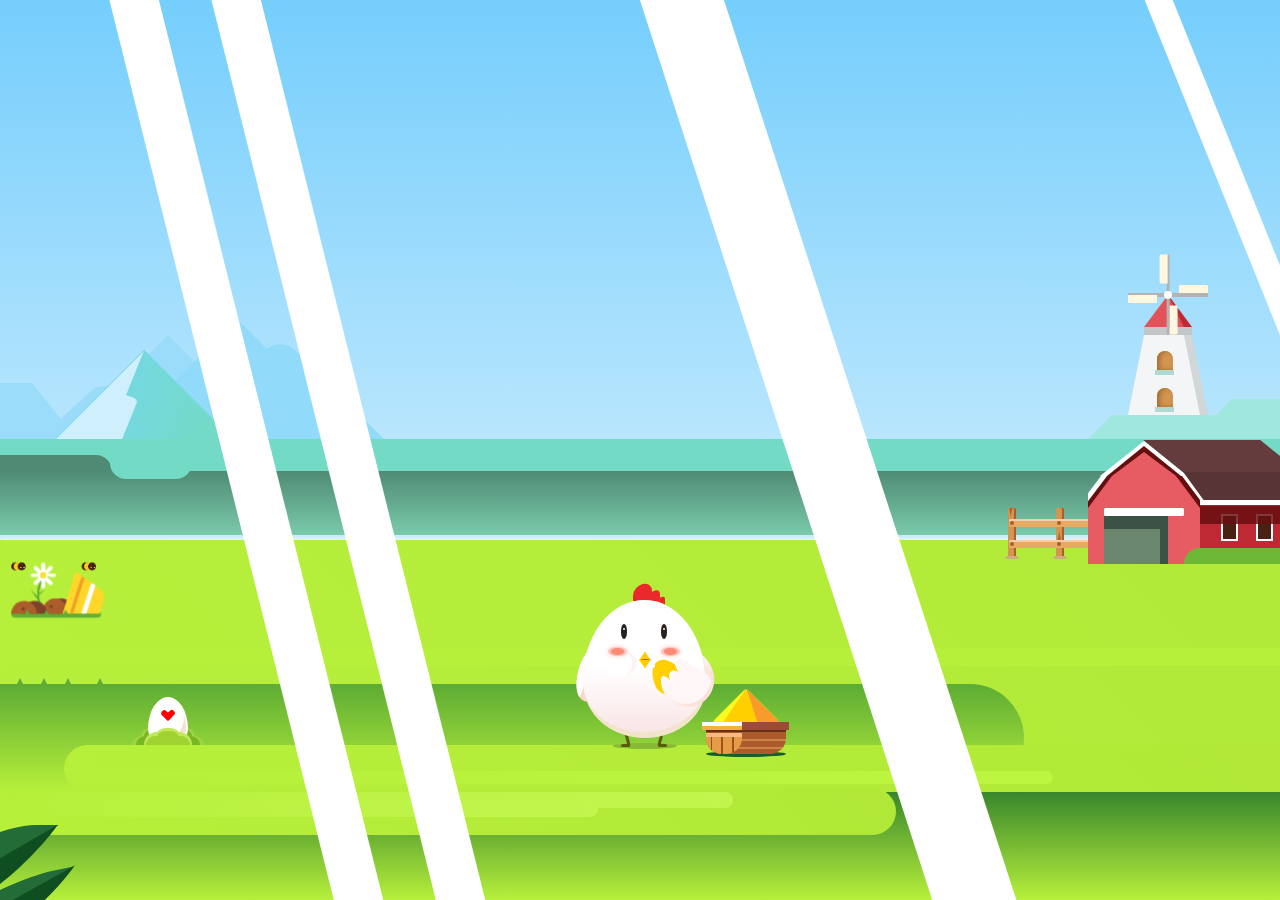
<file: Layout/chapter0/alipayanimate.html>
<!DOCTYPE html>
<html>
<head>
    <meta charset="utf-8">
    <meta http-equiv="X-UA-Compatible" content="IE=edge">
    <meta name="viewport" content="width=device-width, initial-scale=1.0, maximum-scale=3, minimum-scale=1.0, maximum-scale=1.0, user-scalable=no" />
    <title>chick</title>
    <style>

        html{min-width:320px;overflow-x:hidden}
        body,html{height:100%;line-height:1;-webkit-user-select:none;//禁止用户复制页面文本 -webkit-touch-callout:none;-webkit-overflow-scrolling:touch;//ios滚动效果 -webkit-font-smoothing:antialiased;//mac下字体 -webkit-tap-highlight-color:rgba(242,137,76,.05);://a标签点击高亮效果}
        article,aside,blockquote,body,button,code,dd,details,div,dl,dt,fieldset,figcaption,figure,footer,form,h1,h2,h3,h4,h5,h6,header,hgroup,hr,input,legend,li,menu,nav,ol,p,pre,section,span,td,textarea,th,ul{margin:0;padding:0;list-style:none;-webkit-text-size-adjust:none;-moz-box-sizing:border-box;-ms-box-sizing:border-box;box-sizing:border-box;word-wrap:break-word}
        .bee-body:after,.bee-body:before,.bee-box:before,.bee:after,.bee:before,.blusher span:after,.blusher span:before,.chick-body:before,.chick-head:after,.chick-head:before,.egg-wrapper span:before,.egg:before,.eye span:after,.eye span:before,.face:after,.face:before,.fence span:nth-child(1):after,.fence span:nth-child(1):before,.fence span:nth-child(2):after,.fence span:nth-child(2):before,.fence span:nth-child(3):after,.fence span:nth-child(3):before,.fence span:nth-child(4):after,.fence span:nth-child(4):before,.flower-head:after,.flower-head:before,.flower-top:before,.flowerpot-top:after,.flowerpot-top:before,.flowerpot:after,.fodder:after,.fodder:before,.foot span:before,.foot:before,.house-6:before,.house-7:after,.house-7:before,.house-8:after,.house-8:before,.soil:after,.soil:before,.trough span:after,.trough span:before,.trough:before,.wing-left:before{position:absolute;content:""}
        .loading{position:fixed;top:0;left:0;width:100%;height:100%;overflow:hidden;background-color:#b7eaff;z-index:99}
        .loading .pic{position:absolute;top:50%;left:50%;width:5rem;height:5rem;margin:-2.5rem 0 0 -2.5rem}
        .loading .pic p{position:absolute;bottom:0;width:100%;text-align:center;font-size:.6rem;color:#4d96b5}
        .loading .egg-wrapper{bottom:20%;left:0;-webkit-animation:pic 1.5s ease-in infinite}
        .loading .egg{-webkit-animation:none}
        .container{height:100%;overflow:hidden}
        .content{width:100%;position:absolute;top:0;bottom:0;background-image:-webkit-linear-gradient(to bottom,#75cefc,#fff);background-image:linear-gradient(to bottom,#75cefc,#fff);overflow:hidden}
        .sunlight{position:absolute;width:100%;height:100%;overflow:hidden}
        .sunlight span{position:absolute;top:-10%;height:150%;width:3rem;background-color:#fff;left:20%;transform:rotate(-14deg);z-index:20}
        .sunlight span:nth-child(1){-webkit-animation:sunlight-1 11s ease-in infinite}
        .sunlight span:nth-child(2){left:28%;-webkit-animation:sunlight-2 11.5s ease-in infinite}
        .sunlight span:nth-child(3){left:65%;width:5rem;transform:rotate(-18deg);-webkit-animation:sunlight-3 13s ease-in infinite}
        .sunlight span:nth-child(4){left:108%;width:1.6rem;transform:rotate(-22deg);-webkit-animation:sunlight-3 15s ease-in infinite}
        .grass-1{position:absolute;width:100%;height:40%;bottom:0;left:0;background-color:#b7f03b;box-shadow:0 0 5px #fff}
        .grass-1>span{position:absolute;display:block}
        .grass-1>span:nth-child(1),.grass-1>span:nth-child(2){height:30%;width:100%;top:0;left:0;background-image:-webkit-linear-gradient(225deg,rgba(164,214,51,.26),#b7f03b);background-image:linear-gradient(225deg,rgba(164,214,51,.26),#b7f03b)}
        .grass-1>span:nth-child(2){top:35%}
        .grass-1>span:nth-child(3){height:30%;width:100%;bottom:0;background-image:-webkit-linear-gradient(180deg,#38862c,#b7f03b);background-image:linear-gradient(180deg,#38862c,#b7f03b)}
        .grass-1>span:nth-child(4){height:30%;width:80%;bottom:30%;left:0;border-radius:0 10rem 10rem 0;background-image:-webkit-linear-gradient(180deg,#5dac34,#b7f03b);background-image:linear-gradient(180deg,#5dac34,#b7f03b)}
        .grass-1>span:nth-child(5),.grass-1>span:nth-child(6){height:13%}
        .grass-1>span:nth-child(5){width:95%;right:0;bottom:30%;border-radius:5rem 0 0 5rem;background-image:-webkit-linear-gradient(225deg,#b1e837,#b7f03b);background-image:linear-gradient(225deg,#b1e837,#b7f03b)}
        .grass-1>span:nth-child(6){width:70%;left:0;bottom:18%;border-radius:0 5rem 5rem 0;background-image:-webkit-linear-gradient(225deg,#b1e837,#b7f03b);background-image:linear-gradient(225deg,#b1e837,#b7f03b)}
        .grass-1>span:nth-child(5):before,.grass-1>span:nth-child(6):after,.grass-1>span:nth-child(6):before{position:absolute;width:80%;left:1rem;content:"";height:.8rem;border-radius:1rem}
        .grass-1>span:nth-child(5):before{bottom:.5rem;background-image:-webkit-linear-gradient(225deg,#bdf641,#b7f03b);background-image:linear-gradient(225deg,#bdf641,#b7f03b)}
        .grass-1>span:nth-child(6):before{top:.25rem;height:1rem;background-image:-webkit-linear-gradient(225deg,#c2f64e,#b7f03b);background-image:linear-gradient(225deg,#c2f64e,#b7f03b)}
        .grass-1>span:nth-child(6):after{width:65%;top:.8rem;height:1rem;background-image:-webkit-linear-gradient(225deg,#c2f64e,#b7f03b);background-image:linear-gradient(225deg,#c2f64e,#b7f03b)}
        .egg-wrapper{position:absolute;bottom:43%;left:10%;width:5rem;height:5rem;z-index:6}
        .egg-wrapper span{position:absolute}
        .egg-wrapper span:nth-child(1),.egg-wrapper span:nth-child(1):before{left:5%;bottom:0;width:90%;height:.6rem;background-color:#9fd444;border-radius:1rem 1rem 0 0}
        .egg-wrapper span:nth-child(1):before{left:12.5%;width:75%;bottom:.5rem}
        .egg-wrapper span:nth-child(2),.egg-wrapper span:nth-child(2):before{left:10%;bottom:0;width:80%;height:.6rem;background-color:#77b723;border-radius:1rem 1rem 0 0}
        .egg-wrapper span:nth-child(2):before{left:13%;width:74%;bottom:.5rem}
        .egg-wrapper span:nth-child(3),.egg-wrapper span:nth-child(3):before{left:20%;bottom:0;width:60%;height:.8rem;background-color:#bfe85c;border-radius:1rem 1rem 0 0;z-index:7}
        .egg-wrapper span:nth-child(3):before{bottom:.3rem}
        .egg-wrapper span:nth-child(4),.egg-wrapper span:nth-child(4):before{left:22.5%;bottom:0;width:55%;height:.6rem;background-color:#a0d231;border-radius:1rem 1rem 0 0;z-index:7}
        .egg-wrapper span:nth-child(4):before{bottom:.3rem}
        .egg{position:absolute;bottom:0;left:50%;width:2.5rem;height:3rem;margin-left:-1.25rem;background-color:#f2e3cb;border:2px solid #fff;border-radius:60% 60% 55% 55% / 80% 80% 40% 40%;z-index:6;display:block;overflow:hidden;-webkit-animation-name:greenpulse;-webkit-animation-duration:2s}
        .egg:before{top:-.1rem;left:-.4rem;width:2.5rem;height:2.6rem;background-color:#fff;border-radius:50%}
        .chick{position:absolute;bottom:45%;left:50%;display:block;width:7.6rem;height:8.6rem;margin-left:-3.5rem;z-index:5}
        .chick-head{top:-1rem;left:50%;width:1.2rem;height:1.5rem;margin-left:-.75rem;border-radius:1.5rem;background-color:#ea292c;transform:skew(0deg,-15deg)}
        .chick-head:before{bottom:-.1rem;left:1.3rem;width:.8rem;height:1rem;margin-left:-.4rem;border-radius:1rem;background-color:#ea292c;transform:skew(0deg,-15deg)}
        .chick-head:after{bottom:-.4rem;left:1.8rem;width:.4rem;height:.8rem;margin-left:-.2rem;border-radius:.8rem;background-color:#ea292c}
        .chick-body{position:absolute;display:block;width:7.6rem;height:8.6rem;background-color:#f2e3cb;border-radius:66% / 80% 80% 50% 50%;z-index:5;-webkit-animation:chickbody 1.5s ease-in infinite}
        .chick-body:before{left:-.05rem;width:7.6rem;height:8.2rem;background-image:-webkit-linear-gradient(-180deg,#fff,#fff,#f9e5e6);background-image:linear-gradient(-180deg,#fff,#fff,#f9e5e6);border-radius:66% / 80% 80% 50% 50%;-webkit-animation:chickbody-before 1.5s ease-in infinite}
        .chick>div{position:absolute}
        .eye{top:1.5rem;left:1.3rem;width:5rem;height:1rem;z-index:8}
        .eye span{position:absolute;left:1rem;width:.4rem;height:.9rem;background-color:#27221e;border-radius:60%}
        .eye span:nth-child(2){left:3.5rem}
        .eye span:before{width:.12rem;height:.12rem;border-radius:.12rem;background-color:#fff;top:.2rem;left:.15rem}
        .eye span:after{left:-.2rem;top:-1rem;width:1rem;height:1rem;background-color:#fff;border-radius:50%;z-index:6;-webkit-animation:eye 1.4s ease-in infinite}
        .blusher{top:3rem;left:1.3rem;width:5rem;height:1rem;-webkit-animation:blusher 3s ease-in infinite;z-index:8}
        .blusher span{position:absolute;left:.4rem;width:.8rem;height:.4rem;background-color:#fe8a78;border-radius:50%}
        .blusher span:nth-child(2){left:3.7rem}
        .blusher span:before{top:-.1rem;left:-.2rem;width:1.2rem;height:.6rem;border-radius:50%;background-color:rgba(254,138,120,.5);box-shadow:0 0 5px #fdccc4}
        .face{top:3.1rem;left:1.4rem;width:1.6rem;height:1.6rem;z-index:7;-webkit-animation:face 1.5s ease-in infinite}
        .face:before{top:50%;left:.3rem;margin-top:-.7rem;width:1.6rem;height:1.4rem;border-radius:80%;background-color:#fcf4f2}
        .face:after{top:0;left:0;width:1.6rem;height:1.6rem;border-radius:50%;background-color:#fff}
        .wing-left{left:-.34rem;width:2rem;height:4rem;border-radius:50%;background-color:#fbd6cd;bottom:2.2rem;z-index:-1;transform:rotate(20deg);overflow:hidden}
        .wing-left:before{left:-.4rem;width:.8rem;height:4rem;border-radius:50%;background-color:#fff;transform:rotate(-15deg)}
        .wing-content,.wing-dh,.wing-right{top:3rem;right:0;width:5rem;height:5rem;z-index:9}
        .wing-right{-webkit-animation:wingright 1.5s ease-in infinite}
        .wing-content{z-index:-1}
        .wing-content span{position:absolute;top:0;right:-.38rem;width:2rem;height:3rem;border-radius:50%;background-image:-webkit-linear-gradient(-180deg,#fff,#fbd6cd);background-image:linear-gradient(-180deg,#fff,#fbd6cd);z-index:-1;transform:rotate(-30deg);-webkit-animation:arm 1.5s ease-in infinite}
        .wing-right span{position:absolute}
        .wing-right span:nth-child(2){top:1.4rem;right:-.29rem;width:1.6rem;height:1rem;border-radius:3rem;transform:skew(-7deg,16deg);background-color:#fff6f7;z-index:10}
        .wing-right span:nth-child(3){top:1.5rem;right:1.1rem;width:1.2rem;height:1.1rem;border-radius:3rem;border-left:3px solid #fff;transform:skew(0deg,27deg);background-color:#fff6f7;z-index:11}
        .wing-right span:nth-child(4){top:1.9rem;right:1.8rem;width:1rem;height:1rem;border-radius:3rem;transform:skew(0deg,43deg);background-color:#fff6f7;border-left:2px solid #fff;z-index:11}
        .wing-right span:nth-child(5){top:2rem;right:-.3rem;width:3rem;height:1.5rem;background-color:#fff6f7;border-radius:0 0 1.5rem 1.5rem;z-index:9}
        .wing-right span:nth-child(6){top:1rem;right:0;width:1.9rem;height:1.1rem;border-radius:3rem;transform:skew(0deg,35deg);background-color:#fff6f7;z-index:10}
        .wing-right span:nth-child(7){top:2rem;right:-.5rem;width:3.3rem;height:1.65rem;background-image:-webkit-linear-gradient(-222deg,#fff,#fbd6cd);background-image:linear-gradient(-222deg,#fff,#fbd6cd);border-radius:0 0 1.65rem 1.65rem;z-index:8}
        .wing-right span:nth-child(8){top:1rem;right:0;width:1.9rem;height:1.1rem;border-radius:3rem;border-left:2px solid #fff;transform:skew(0deg,35deg);background-color:#fff6f7;z-index:10}
        .food{position:absolute;top:.7rem;right:1.3rem;width:2rem;height:2.2rem;background-color:#ffcf00;border-radius:60% 60% 55% 55% / 80% 80% 40% 40%;transform:skew(24deg,-10deg);z-index:7}
        .food p{position:absolute;left:.2rem;width:.3rem;height:.4rem;background-color:#fff;border-radius:.4rem;-webkit-animation:food-p 1.5s ease-in infinite}
        .food .dot-box{position:absolute;top:-.4rem;left:.4rem;width:.8rem;height:.8rem}
        .food .dot-box span{position:absolute;top:70%;left:20%;width:.16rem;height:.16rem;border-radius:50%;background-color:#ffcf00;-webkit-animation:dot-1 1s ease infinite}
        .food .dot-box span:nth-child(2){position:absolute;top:60%;left:.4rem;width:.1rem;height:.1rem;border-radius:50%;background-color:#ffcf00;-webkit-animation:dot-1 1.4s ease infinite}
        .mouth{top:3.2rem;left:3.45rem;width:.8rem;height:1rem;z-index:8}
        .mouth span{position:absolute;left:0;width:0;height:0;border-left:.4rem solid transparent;border-right:.4rem solid transparent;border-bottom:.5rem solid #fecd07;-webkit-animation:mouthspan 1.2s ease-in infinite}
        .mouth span:nth-child(2){top:.5rem;border-top:.5rem solid #fecd07;border-bottom:none;-webkit-animation:mouthspan 1.2s ease-in infinite}
        .mouth span:before{position:absolute;content:"";width:.1rem;height:.5rem;background-color:#fecd07;border-radius:150%;left:50%;margin-left:-.05rem}
        .mouth span:nth-child(2):before{top:-.5rem}
        .mouth p{position:absolute;top:50%;left:.1rem;margin-top:-.05rem;width:.6rem;height:.1rem;border-radius:50%;background-color:#cd553c;-webkit-animation:mouthp 1.2s ease-in infinite}
        .foot{bottom:-1rem;width:7.6rem;height:1rem}
        .foot:before{bottom:.3rem;left:1.8rem;width:4rem;height:.4rem;border-radius:50%;background-color:#87b934}
        .foot span{position:absolute;top:.4rem;left:2.3rem;width:.6rem;height:.14rem;border-radius:.1rem;background-color:#585c08}
        .foot span:nth-child(2){left:4.6rem}
        .foot span:before{top:-.7rem;left:.35rem;width:.16rem;height:.8rem;border-radius:.1rem;background-color:#585c08;transform:rotate(-15deg)}
        .foot span:nth-child(2):before{left:.1rem;transform:rotate(15deg)}
        .trough{bottom:-1rem;left:100%;width:5rem;height:4rem}
        .trough:before{bottom:-.2rem;width:5rem;height:.4rem;border-radius:50%;background-color:#155d2b;z-index:-1}
        .trough span{position:absolute}
        .trough span:nth-child(1){bottom:0;width:5rem;height:1.5rem;border-top:.15rem solid #663018;border-radius:0 0 1rem 1rem;background-color:#ac5b2c}
        .trough span:nth-child(1):after,.trough span:nth-child(1):before{top:.45rem;width:5rem;height:.1rem;background-color:#cc8547}
        .trough span:nth-child(1):after{width:3rem;top:.95rem;right:.25rem}
        .trough span:nth-child(2){bottom:1.5rem;left:-.2rem;width:5.4rem;height:.5rem;background-color:#9c4b38}
        .trough span:nth-child(2):after,.trough span:nth-child(2):before{top:0;left:0;width:2.5rem;height:.25rem;background-color:#fff}
        .trough span:nth-child(2):after{top:.25rem;background-color:#f6b03e}
        .trough .fodder{position:absolute;bottom:.5rem;left:1rem;width:3rem;height:3rem;border-radius:.25rem;background-color:#f7fb20;transform:rotate(45deg);z-index:-2;overflow:hidden}
        .trough .fodder:before{left:-.9rem;top:.6rem;width:0;height:0;border-left:2.5rem solid transparent;border-right:0 solid transparent;border-top:2.5rem solid #ffcf00;transform:skew(-36deg,24deg)}
        .trough .fodder:after{right:-1.5rem;top:0;width:0;height:0;border-left:2rem solid transparent;border-right:2rem solid transparent;border-top:1.5rem solid #f99b2a;transform:skew(34deg,0deg)}
        .trough .trough-l{position:absolute;bottom:0;left:0;width:2.3rem;height:1.3rem;border-top:.3rem solid #f7b986;border-radius:0 0 1rem 1rem;background-color:#e69c47;overflow:hidden}
        .trough .trough-l p{display:inline-block;width:.1rem;height:1.3rem;margin-left:.32rem;background-color:#9d5219}
        .heart{position:absolute;top:50%;left:50%;width:.8rem;height:.8rem;margin-left:-16%;margin-top:-30%}
        .heart:after,.heart:before{position:absolute;content:"";left:.35rem;top:0;width:.4rem;height:.7rem;background:red;border-radius:.5rem .5rem 0 0;-webkit-transform:rotate(-45deg);transform:rotate(-45deg);-webkit-transform-origin:0 100%;transform-origin:0 100%}
        .heart:after{left:0;-webkit-transform:rotate(45deg);transform:rotate(45deg);-webkit-transform-origin:100% 100%;transform-origin:100% 100%}
        .triangle-box{position:absolute;width:100%;top:35.5%;left:0;height:5%;display:flex;align-items:flex-end}
        .triangle-box.two{top:3.2rem;width:90%;height:1rem;z-index:5}
        .triangle-box .item{display:inline-block;width:0;height:0;border-left:.25rem solid transparent;border-right:.25rem solid transparent;border-bottom:.5rem solid #60ae34;margin:0 .5rem}
        .triangle-box .item:nth-child(1),.triangle-box .item:nth-child(4){margin-left:1rem}
        .leaf-box{position:absolute;bottom:0;left:0;width:5rem;height:5rem;overflow:hidden}
        .leaf-box .leaf-item{content:'';position:absolute}
        .leaf-box .leaf-1{left:-2.5rem;bottom:2.2rem;width:4rem;height:2.5rem;border-top-left-radius:5rem;background:#236b37;transform:skew(120deg)}
        .leaf-box .leaf-2{left:-1.55rem;bottom:.5rem;width:4.1rem;height:3rem;border-bottom-right-radius:5rem;background:#0e4e20;transform:skew(-35deg,-30deg)}
        .leaf-box .leaf-3{left:-1.5rem;bottom:-.8rem;width:4rem;height:2.5rem;border-top-left-radius:5rem;background:#236b37;transform:skew(120deg,-12deg)}
        .leaf-box .leaf-4{left:-.5rem;bottom:-2rem;width:4.1rem;height:3rem;border-bottom-right-radius:5rem;background:#0e4e20;transform:skew(-35deg,-29deg)}
        .peak-box{position:absolute;top:5%;height:50%;width:100%}
        .peak-box>div{position:absolute}
        .peak-1{bottom:2rem;border-bottom:5rem solid #9adcf9;border-left:4rem solid transparent;border-right:4rem solid transparent;height:0;width:12rem;left:-6rem}
        .peak-2{content:"";left:3rem;bottom:4.5rem;width:4rem;height:1rem;border-top-right-radius:4rem;background:#9adcf9;transform:skew(38deg,-43deg)}
        .peak-3,.peak-4{left:2.5rem;bottom:2rem;width:0;height:0;border-left:8rem solid transparent;border-right:8rem solid transparent;border-bottom:8rem solid #9adcf9}
        .peak-4{left:6.8rem;bottom:3rem;border-bottom:8rem solid #92dafa}
        .peak-5{content:"";height:1rem;width:9rem;left:17rem;bottom:4.5rem;background:#92dafa;border-top-left-radius:4rem;transform:skew(-45deg,45deg)}
        .peak-6{width:100%;height:3.5rem;bottom:0;left:0;background-color:#73dbc5}
        .peak-7{left:2rem;bottom:3.5rem;width:14rem;height:14rem;overflow:hidden}
        .peak-7:before{position:absolute;content:"";bottom:-6.5rem;left:2rem;width:10rem;height:10rem;-webkit-transform:rotate(45deg);transform:rotate(45deg);background-image:-webkit-linear-gradient(60deg,#76d6f5,#72dcb8);background-image:linear-gradient(60deg,#76d6f5,#72dcb8)}
        .peak-7-1{position:absolute;left:.4rem;bottom:-1.1rem;width:0;height:0;border-left:5.5rem solid transparent;border-right:0 solid transparent;border-bottom:5.5rem solid #cfeffd;transform:skew(-22deg,-22deg)}
        .peak-7-2{position:absolute;content:"";left:4.2rem;bottom:0;width:2rem;height:.3rem;border-bottom-right-radius:.1rem;background:#cfeffd;transform:skew(70deg,-68deg)}
        .peak-8{width:12rem;height:0;right:0;bottom:3.5rem;border-bottom:1.5rem solid #a0e8dd;border-left:1.5rem solid transparent;border-right:0 solid transparent}
        .peak-8:before{position:absolute;content:"";border-bottom:1rem solid #a0e8dd;border-left:1rem solid transparent;border-right:0 solid transparent;height:0;width:3rem;right:0;top:-1rem}
        .peak-9{left:0;bottom:-2.5rem;right:0;height:4rem;background-image:-webkit-linear-gradient(0deg,#7acaab,#4f8b74);background-image:linear-gradient(0deg,#7acaab,#4f8b74)}
        .peak-9:before{position:absolute;content:"";left:0;bottom:4rem;width:7rem;height:1rem;border-top-right-radius:4rem;background:#4f8b74}
        .peak-9:after{position:absolute;content:"";left:6.9rem;bottom:3.5rem;width:5.1rem;height:1rem;border-bottom-left-radius:4rem;border-bottom-right-radius:4rem;background:#73dbc5}
        .windmill{bottom:5rem;right:4.5rem;width:5rem;height:8rem;z-index:4}
        .windmill>div{position:absolute}
        .windmill-1{width:5rem;height:0;right:0;bottom:0;border-bottom:5rem solid #d1d6d7;border-left:1rem solid transparent;border-right:1rem solid transparent}
        .windmill-1:before{position:absolute;content:"";width:2.5rem;height:0;right:-.5rem;bottom:-5rem;border-bottom:5rem solid #f4f5f6;border-left:1rem solid transparent;border-right:1rem solid transparent}
        .windmill-2,.windmill-3{left:50%;bottom:2.8rem;width:1rem;height:1.2rem;background-color:#d39651;border-radius:1rem 1rem 0 0;margin-left:-.7rem;box-shadow:3px 0 5px #a26f35 inset}
        .windmill-3{bottom:.5rem}
        .windmill-2:before,.windmill-3:before{position:absolute;left:-.1rem;bottom:-.3rem;content:"";width:1.2rem;height:.3rem;background-color:#b1d9d4}
        .windmill-4{bottom:5.5rem;left:1rem;width:0;height:0;border-left:1.5rem solid transparent;border-right:1.5rem solid transparent;border-bottom:2rem solid #e25258}
        .windmill-4:before{position:absolute;content:"";bottom:-2.5rem;left:-1.5rem;width:3rem;height:.5rem;background-color:#c4c7c7}
        .windmill-4:after{position:absolute;content:"";right:-1rem;width:0;height:0;border-left:0 solid transparent;border-right:.5rem solid transparent;border-bottom:2rem solid #be2933;transform:skew(26deg,0deg)}
        .windmill-5{top:-2rem;width:5rem;height:5rem;-webkit-animation:rotate 5s linear infinite;z-index:2}
        .windmill-5>div{position:absolute}
        .windmill-5:before{position:absolute;left:50%;top:50%;content:"";width:.5rem;height:.5rem;border-radius:.5rem;margin:-.25rem 0 0 -.25rem;background-color:#fff;z-index:2}
        .windmill-5-1,.windmill-5-2{top:50%;width:5rem;height:.2rem;margin-top:-.1rem;background-color:#b5b2b2}
        .windmill-5-2{-webkit-transform:rotate(90deg);transform:rotate(90deg)}
        .windmill-5-1:after,.windmill-5-1:before,.windmill-5-2:after,.windmill-5-2:before{position:absolute;content:"";width:1.8rem;height:.5rem;border-radius:0 0 .1rem .1rem;background-color:#fff7e0}
        .windmill-5-1:before,.windmill-5-2:before{top:.1rem}
        .windmill-5-1:after,.windmill-5-2:after{bottom:.2rem;right:0;border-radius:.1rem .1rem 0 0}
        .clouds{position:absolute;width:100%;height:50%;top:0;left:0;overflow:hidden}
        .cloud{position:absolute;top:2rem;width:5rem;height:1.5rem;border-radius:3rem;background-color:#cfeffd}
        .cloud:before{content:'';position:absolute;background:#cfeffd;width:5rem;height:.8rem;border-radius:.5rem;bottom:0}
        .cloud.x1{left:-30%;-webkit-animation:cloud 80s linear infinite}
        .cloud.x1:before{left:-1rem}
        .cloud.x2{right:-30%;top:8rem;width:4rem;height:1.6rem;-webkit-animation:cloudx2 150s linear infinite}
        .cloud.x2:before{width:3rem;height:.6rem;right:1.8rem}
        .cloud.x3{left:-50%;top:11rem;width:3rem;height:1.4rem;-webkit-animation:cloudx3 120s linear infinite}
        .cloud.x3:before{width:2rem;height:.4rem;left:1.8rem}
        .house{position:absolute;top:-6.5rem;right:0;width:12rem;height:8rem;overflow:hidden}
        .house>div{position:absolute}
        .house-1{bottom:0;width:7rem;height:3.5rem;background-color:#e75c62}
        .house-2{bottom:3.5rem;left:0;border-bottom:2rem solid #e75c62;border-left:1.5rem solid transparent;border-right:1.5rem solid transparent;height:0;width:7rem}
        .house-2-1{bottom:3.5rem;left:-.7rem;border-bottom:2rem solid #fff;border-left:1.5rem solid transparent;border-right:1.5rem solid transparent;height:0;width:8.4rem}
        .house-2-2{bottom:3.5rem;left:-.3rem;border-bottom:2rem solid #650e10;border-left:1.5rem solid transparent;border-right:1.5rem solid transparent;height:0;width:7.676rem}
        .house-3{bottom:5.5rem;left:1.5rem;width:0;height:0;border-left:2rem solid transparent;border-right:2rem solid transparent;border-bottom:1.5rem solid #e75c62}
        .house-3-1{bottom:5.5rem;left:.76rem;width:0;height:0;border-left:2.8rem solid transparent;border-right:2.8rem solid transparent;border-bottom:2.2rem solid #fff}
        .house-3-2{bottom:5.5rem;left:1.2rem;width:0;height:0;border-left:2.35rem solid transparent;border-right:2.35rem solid transparent;border-bottom:1.9rem solid #650e10}
        .house-4{top:.25rem;right:0;width:7.3rem;height:2rem;background-color:#643c3d;transform:skewX(51deg)}
        .house-5{top:2.25rem;right:-2.05rem;width:7.3rem;height:2.2rem;background-color:#573435;transform:skewX(36deg)}
        .house-6{top:4rem;right:0;width:5rem;height:.35rem;background-color:#fff}
        .house-6:before{top:.3rem;width:5rem;height:1.2rem;background-color:rgba(101,14,16,.82);z-index:2}
        .house-7{width:5rem;height:3.6rem;right:0;bottom:0;background:#be2933}
        .house-7:after,.house-7:before{width:.8rem;height:1.4rem;background-color:#482112;left:1.3rem;top:.5rem;border:.15rem solid #fff}
        .house-7:after{left:3.5rem}
        .house-8{width:4rem;height:3rem;background:#3d5246;bottom:0;left:1rem}
        .house-8:before{top:-.5rem;left:0;width:5rem;height:.5rem;background-color:#fff;border-radius:.1rem}
        .house-8:after{bottom:0;left:0;width:3.5rem;height:2.2rem;background-color:#6a876e}
        .house-9{width:6rem;height:1rem;background-color:#6db835;border-radius:2rem 0 0;bottom:0;right:0}
        .fence{position:absolute;top:-2rem;right:12rem;width:5rem;height:3rem}
        .fence span{position:absolute}
        .fence span:nth-child(1),.fence span:nth-child(2){left:0;width:.5rem;height:3rem;border-radius:.1rem .1rem 0 0;background-color:#d39651;box-shadow:-2px 0 0 #ab5e2b inset}
        .fence span:nth-child(1):before,.fence span:nth-child(2):before{width:.7rem;height:.2rem;bottom:-.2rem;left:-.1rem;background-color:#d0a989}
        .fence span:nth-child(1):after,.fence span:nth-child(2):after{top:0;left:.15rem;width:0;height:0;border-left:.2rem solid transparent;border-right:0 solid transparent;border-bottom:.5rem solid #ab5e2b;-webkit-transform:rotate(170deg);transform:rotate(170deg)}
        .fence span:nth-child(2):after{top:1.5rem;left:.05rem;-webkit-transform:rotate(-12deg);transform:rotate(-12deg)}
        .fence span:nth-child(2){left:3rem}
        .fence span:nth-child(3),.fence span:nth-child(4){right:0;bottom:.5rem;height:.5rem;width:4.95rem;border-radius:.1rem 0 0 .1rem;box-shadow:0 2px 0 #f6ccaa inset;background-color:#e7aa62}
        .fence span:nth-child(3):after,.fence span:nth-child(3):before,.fence span:nth-child(4):after,.fence span:nth-child(4):before{top:.125rem;left:.1rem;width:.25rem;height:.25rem;border-radius:.25rem;background-color:#ab5e2b}
        .fence span:nth-child(3):after,.fence span:nth-child(4):after{left:3rem}
        .fence span:nth-child(4){bottom:1.8rem}
        .bee-box{position:absolute;top:1rem;left:0;width:7rem;height:4rem;transform:scale(.8,.8)}
        .bee-box>div{position:absolute}
        .bee-box:before{width:7rem;height:.6rem;background-color:#60ae34;border-radius:.5rem;bottom:-.3rem}
        .soil,.soil:before{width:2rem;height:1rem;border-radius:3rem 3rem 0 0}
        .soil{bottom:0;left:.8rem;background-color:#7e422b;z-index:2}
        .soil:before{left:-.8rem;background-color:#ab5e2b}
        .soil.two,.soil.two:before{width:1.8rem;height:1.2rem;border-radius:3rem 3rem 0 0}
        .soil.two:after,.soil:after{top:.5rem;left:0;width:.25rem;height:.25rem;border-radius:.25rem;background-color:#7e422b;z-index:2}
        .soil.two{bottom:0;left:3rem}
        .soil.two:before{left:-.5rem;background-color:#ab5e2b}
        .flowerpot{width:3.25rem;height:3.25rem;right:0;bottom:0}
        .flowerpot:after{right:0;bottom:-.25rem;left:0;height:.25rem;border-radius:.25rem;background-color:#60ae34;z-index:4}
        .flowerpot>div{position:absolute}
        .flowerpot-top{right:0;bottom:.6rem;width:3.5rem;height:0;border-bottom-left-radius:.25rem;border-bottom:1.6rem solid #ffd729;border-left:.5rem solid transparent;border-right:.5rem solid transparent;-webkit-transform:rotate(107deg);transform:rotate(107deg);z-index:3}
        .flowerpot-top:before{width:.25rem;height:3rem;left:1.1rem;top:-.6rem;border-radius:.25rem;background-color:#ef9f29;-webkit-transform:rotate(91deg);transform:rotate(91deg)}
        .flowerpot-top:after{width:.35rem;height:2.5rem;left:1.14rem;bottom:-1.2rem;border-radius:.1rem;background-color:#fff;-webkit-transform:rotate(91deg);transform:rotate(91deg)}
        .flowerpot-bottom{right:-.7rem;bottom:.298rem;width:2.5rem;height:0;border-top-left-radius:1.3rem;border-bottom:1.6rem solid #ffd729;border-left:.5rem solid transparent;border-right:.2rem solid transparent;-webkit-transform:rotate(107deg);transform:rotate(107deg)}
        .flower{width:2rem;height:4rem;top:0;left:1.5rem;-webkit-animation:rock 3s ease-in infinite}
        .flower>div{position:absolute}
        .flower-top{left:0;width:2rem;height:2rem;z-index:2}
        .flower-top:before{width:.5rem;height:.5rem;background-color:#fae134;border-radius:.5rem;top:50%;left:50%;margin:-.25rem 0 0 -.25rem;z-index:2}
        .flower-top p{position:absolute;top:50%;margin-top:-.15rem;width:2rem;height:.3rem;background-color:#fff;border-radius:.4rem}
        .flower-top p:nth-child(2){transform:rotate(45deg);transform-origin:50% 50%}
        .flower-top p:nth-child(3){transform:rotate(90deg);transform-origin:50% 50%}
        .flower-top p:nth-child(4){transform:rotate(135deg);transform-origin:50% 50%}
        .flower-head{bottom:0;left:.5rem;width:1rem;height:3rem;border:3px solid #60ae34;border-radius:100% 0 0 100%/50%;border-right:none}
        .flower-head:after{bottom:1rem;left:-.55rem;width:0;height:0;border-left:.25rem solid transparent;border-right:0 solid transparent;border-bottom:.7rem solid #64b033;transform:skewX(45deg)}
        .flower-head:before{bottom:1.3rem;left:0;width:0;height:0;border-left:.3rem solid transparent;border-right:0 solid transparent;border-bottom:.4rem solid #64b033;transform:skewX(-45deg)}
        .bee{width:1.5rem;height:.8rem;will-change:transform;-webkit-animation:bee1 6s ease-in infinite;z-index:5}
        .bee-2{right:0;will-change:transform;-webkit-animation:bee2 5s ease-in infinite}
        .bee>div{position:absolute}
        .bee:after,.bee:before{top:50%;right:.45rem;width:.1rem;height:.1rem;border-radius:.1rem;background-color:#feca21;margin-top:-.05rem}
        .bee:before{right:.7rem;z-index:5}
        .bee-body,.bee-body:after,.bee-body:before{left:0;width:.6rem;height:.6rem;border-radius:.6rem;background-color:#442418}
        .bee-body:before{left:.2rem;background-color:#feca21}
        .bee-body:after{left:.5rem;background-color:#442418}
        .infinite{-webkit-animation-iteration-count:infinite}
        @-webkit-keyframes greenpulse{from{-webkit-box-shadow:0 0 18px #f1ff93}
            50%{-webkit-box-shadow:0 0 36px rgba(205,229,41,.5)}
            to{-webkit-box-shadow:0 0 18px #f1ff93}}
        @-webkit-keyframes cloud{0%{left:-30%}
            50%{left:120%}
            100%{left:-30%}}
        @-webkit-keyframes cloudx2{0%{right:-30%}
            50%{right:130%}
            100%{right:-30%}}
        @-webkit-keyframes cloudx3{0%{left:-50%}
            50%{left:150%}
            100%{left:-50%}}
        @-webkit-keyframes rotate{0%{transform:rotate(0deg)}
            100%{transform:rotate(360deg)}}
        @-webkit-keyframes rock{0%{transform:rotate(-5deg) translate3d(0,0,0)}
            50%{transform:rotate(5deg) translate3d(30%,0,0)}
            100%{transform:rotate(-5deg) translate3d(0,0,0)}}
        @-webkit-keyframes bee1{0%{transform:rotateY(0deg) translate3d(0,0,0)}
            25%{transform:rotateY(0deg) translate3d(50%,100%,0)}
            49.9%{transform:rotateY(0deg) translate3d(100%,0,0)}
            50%{transform:rotateY(180deg) translate3d(-100%,0,0)}
            75%{transform:rotateY(180deg) translate3d(-50%,-100%,0)}
            99.9%{transform:rotateY(180deg) translate3d(0,0,0)}
            100%{transform:rotateY(0deg) translate3d(0,0,0)}}
        @-webkit-keyframes bee2{0%{transform:rotateY(180deg) translate3d(0,0,0)}
            25%{transform:rotateY(180deg) translate3d(50%,80%,0)}
            49.9%{transform:rotateY(180deg) translate3d(80%,0,0)}
            50%{transform:rotateY(0deg) translate3d(-80%,0,0)}
            75%{transform:rotateY(0deg) translate3d(-50%,-80%,0)}
            99.9%{transform:rotateY(0deg) translate3d(0,0,0)}
            100%{transform:rotateY(180deg) translate3d(0,0,0)}}
        @-webkit-keyframes eye{0%,40%{transform:translate3d(0,0,0)}
            50%{transform:translate3d(0,60%,0)}
            100%,60%{transform:translate3d(0,0,0)}}
        @-webkit-keyframes blusher{0%{transform:scale(1)}
            25%{transform:scale(.9)}
            50%{transform:scale(1)}
            75%{transform:scale(.9)}
            100%{transform:scale(1)}}
        @-webkit-keyframes mouth{0%{transform:rotate(45deg) scale(1,1)}
            50%{transform:rotate(45deg) scale(1.2,1.2)}
            100%{transform:rotate(45deg) scale(1,1)}}
        @-webkit-keyframes mouthspan{0%{left:0;border-left:.4rem solid transparent;border-right:.4rem solid transparent}
            50%{left:.1rem;border-left:.3rem solid transparent;border-right:.3rem solid transparent}
            100%{left:0;border-left:.4rem solid transparent;border-right:.4rem solid transparent}}
        @-webkit-keyframes mouthp{0%{left:0;width:.7rem;height:.1rem}
            50%{left:.1rem;width:.55rem;height:.14rem;margin-top:-.07rem}
            100%{left:0;width:.7rem;height:.1rem}}
        @-webkit-keyframes wingright{0%{transform:rotate(0deg) translate3d(0,0,0)}
            25%{transform:rotate(-2deg) translate3d(1.5%,1%,0)}
            50%{transform:rotate(0deg) translate3d(0,0,0)}
            75%{transform:rotate(-2deg) translate3d(1.5%,1%,0)}
            100%{transform:rotate(0deg) transform:translate3d(0,0,0)}}
        @-webkit-keyframes arm{0%{transform:translate3d(5%,10%,0)}
            25%{transform:translate3d(10%,12%,0)}
            50%{transform:translate3d(5%,10%,0)}
            75%{transform:translate3d(10%,12%,0)}
            100%{transform:translate3d(5%,10%,0)}}
        @-webkit-keyframes chickbody{0%{height:8.6rem;border-radius:66% / 80% 80% 50% 50%}
            25%{height:8.7rem;border-radius:66% / 75% 75% 50% 50%}
            50%{height:8.6rem;border-radius:66% / 80% 80% 50% 50%}
            75%{height:8.7rem;border-radius:66% / 75% 75% 50% 50%}
            100%{height:8.6rem;border-radius:66% / 80% 80% 50% 50%}}
        @-webkit-keyframes chickbody-before{0%{height:8.2rem;border-radius:66% / 80% 80% 50% 50%}
            25%{height:8.3rem;border-radius:66% / 75% 75% 50% 50%}
            50%{height:8.2rem;border-radius:66% / 80% 80% 50% 50%}
            75%{height:8.3rem;border-radius:66% / 75% 75% 50% 50%}
            100%{height:8.2rem;border-radius:66% / 80% 80% 50% 50%}}
        @-webkit-keyframes food-p{0%{opacity:1}
            25%{opacity:0}
            50%{opacity:1}
            75%{opacity:0}
            100%{opacity:1}}
        @-webkit-keyframes dot-1{0%{transform:translate3d(50%,-70%,0)}
            25%{transform:translate3d(50%,-170%,0)}
            50%{transform:translate3d(100%,-270%,0)}
            75%{transform:translate3d(100%,-370%,0)}
            100%{transform:translate3d(100%,-470%,0)}}
        @-webkit-keyframes face{0%{transform:scale(1,1) translate3d(5%,10%,0)}
            25%{transform:scale(1.1,1.1) translate3d(10%,12%,0)}
            50%{transform:scale(1,1) translate3d(5%,10%,0)}
            75%{transform:scale(1.1,1.1) translate3d(10%,12%,0)}
            100%{transform:scale(1,1) translate3d(5%,10%,0)}}
        @-webkit-keyframes sunlight-1{0%{opacity:0}
            50%{opacity:.15}
            100%{opacity:0}}
        @-webkit-keyframes sunlight-2{0%{opacity:0}
            50%{opacity:.1}
            100%{opacity:0}}
        @-webkit-keyframes sunlight-3{0%{opacity:0}
            50%{opacity:.08}
            100%{opacity:0}}
        @-webkit-keyframes pic{0%{transform:scale(.8,.8)}
            25%{transform:scale(1,1)}
            50%{transform:scale(.8,.8)}
            75%{transform:scale(1,1)}
            100%{transform:scale(.8,.8)}}

    </style>
</head>
<body>
<div class="container">
    <div class="content">
        <!-- 太阳光 -->
        <div class="sunlight">
            <span></span>
            <span></span>
            <span></span>
            <span></span>
        </div>
        <!-- 山峰 -->
        <div class="peak-box">
            <div class="peak-1"></div>
            <div class="peak-2"></div>
            <div class="peak-3"></div>
            <div class="peak-4"></div>
            <div class="peak-5"></div>
            <div class="peak-6"></div>
            <div class="peak-7">
                <div class="peak-7-1"></div>
                <div class="peak-7-2"></div>
            </div>
            <div class="peak-8"></div>
            <div class="peak-9"></div>
            <!-- 风车塔 -->
            <div class="windmill">
                <div class="windmill-1"></div>
                <div class="windmill-2"></div>
                <div class="windmill-3"></div>
                <div class="windmill-4"></div>
                <div class="windmill-5">
                    <div class="windmill-5-1"></div>
                    <div class="windmill-5-2"></div>
                </div>
            </div>
        </div>
        <!-- 白云 -->
        <div class="clouds">
            <div class="cloud x1"></div>
            <div class="cloud x2"></div>
            <div class="cloud x3"></div>
        </div>
        <div class="grass-1">
            <span></span>
            <span></span>
            <span></span>
            <span></span>
            <span></span>
            <span></span>
            <!-- 房子 -->
            <div class="house">
                <div class="house-1"></div>
                <div class="house-2-1"></div>
                <div class="house-2-2"></div>
                <div class="house-2"></div>
                <div class="house-3-1"></div>
                <div class="house-3-2"></div>
                <div class="house-3"></div>
                <div class="house-4"></div>
                <div class="house-5"></div>
                <div class="house-6"></div>
                <div class="house-7"></div>
                <div class="house-8"></div>
                <!-- 屋前草地 -->
                <div class="house-9"></div>
            </div>
            <!-- 护栏 -->
            <div class="fence">
                <span></span>
                <span></span>
                <span></span>
                <span></span>
            </div>
            <!-- 蜜蜂鲜花 -->
            <div class="bee-box">
                <div class="soil two"></div>
                <div class="soil"></div>
                <div class="flowerpot">
                    <div class="flowerpot-top"></div>
                    <div class="flowerpot-bottom"></div>
                </div>
                <div class="flower">
                    <div class="flower-top">
                        <p></p>
                        <p></p>
                        <p></p>
                        <p></p>
                    </div>
                    <div class="flower-head"></div>
                </div>
                <div class="bee">
                    <div class="bee-body"></div>
                </div>
                <div class="bee bee-2">
                    <div class="bee-body"></div>
                </div>
                <div class="triangle-box two">
                    <div class="item"></div>
                    <div class="item"></div>
                    <div class="item"></div>
                </div>
            </div>
            <!-- 鸡蛋 -->
            <div class="egg-wrapper">
                <span></span>
                <span></span>
                <span></span>
                <span></span>
                <div class="egg infinite">
                    <div class="heart"></div>
                </div>
            </div>
            <!-- 三角形 -->
            <div class="triangle-box">
                <div class="item"></div>
                <div class="item"></div>
                <div class="item"></div>
                <div class="item"></div>
            </div>
            <!-- chick -->
            <div class="chick">
                <div class="chick-head"></div>
                <div class="chick-body"></div>
                <div class="eye">
                    <span></span>
                    <span></span>
                </div>
                <div class="blusher">
                    <span></span>
                    <span></span>
                </div>
                <div class="face"></div>
                <div class="wing-left"></div>
                <div class="wing-content">
                    <span></span>
                </div>
                <div class="wing-right">
                    <span></span>
                    <span></span>
                    <span></span>
                    <span></span>
                    <span></span>
                    <span></span>
                    <span></span>
                    <span></span>
                    <div class="food">
                        <p></p>
                        <div class="dot-box">
                            <span></span>
                            <span></span>
                        </div>
                    </div>
                </div>
                <div class="mouth">
                    <span></span>
                    <span></span>
                    <p></p>
                </div>
                <div class="foot">
                    <span></span>
                    <span></span>
                </div>
                <!-- 鸡饭碗 -->
                <div class="trough">
                    <span></span>
                    <span></span>
                    <div class="fodder"></div>
                    <div class="trough-l">
                        <p></p>
                        <p></p>
                        <p></p>
                    </div>
                </div>
            </div>
        </div>
        <!-- 叶子 -->
        <div class="leaf-box">
            <div class="leaf-item leaf-1"></div>
            <div class="leaf-item leaf-2"></div>
            <div class="leaf-item leaf-3"></div>
            <div class="leaf-item leaf-4"></div>
        </div>
    </div>
</div>
<!--<div class="loading">
    <div class="pic">
        <div class="egg-wrapper">
            <div class="egg infinite">
            </div>
        </div>
        <p>我是一只鸡</p>
    </div>
</div>

<script type="text/javascript" src="http://code.jquery.com/jquery-2.1.1.min.js"></script>
<script type="text/javascript">
// 定时器
$(function(){
  //定义3秒后隐藏loading
  setInterval(function(){
    $(".loading").fadeOut();
  },2000)
})
</script>
-->
</body>
</html>
</file>
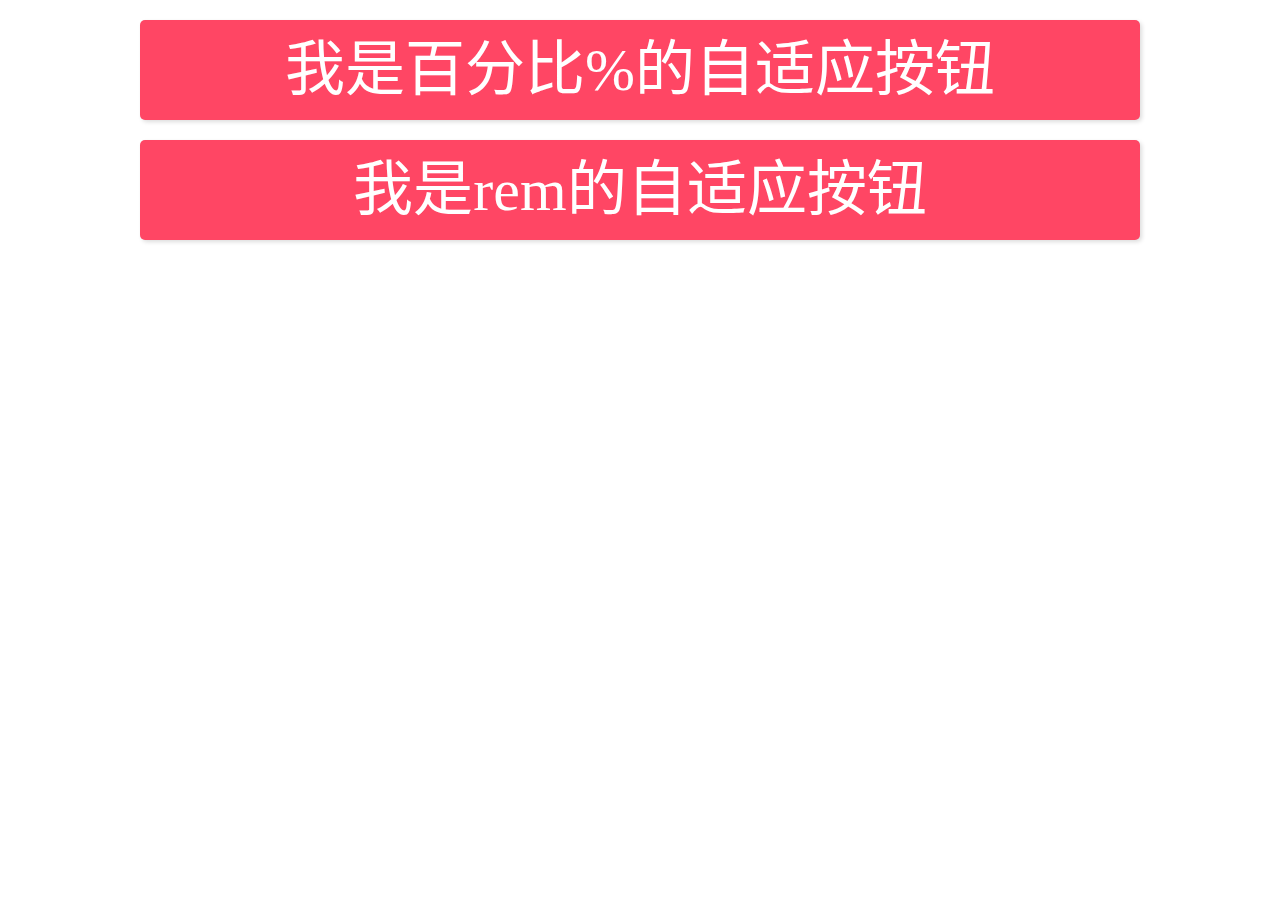
<file: Layout/chapter1/rem自适应.html>
<!doctype html>
<html lang="zh-CN">
<head>
    <meta charset="gb2312">
    <meta name="viewport"content="width=device-width,initial-scale=1,maximum-scale=1,user-scalable=0"/>
    <meta name="format-detection"content="telephone=no"/>
    <meta content="yes"name="mobile-web-app-capable">
    <meta content="yes"name="apple-mobile-web-app-capable"/>
    <html>
    <title>rem����Ӧҳ��</title>
    <style type="text/css">
        *{margin:0;padding:0}html{color:#000;overflow-x:auto!important;overflow-x:hidden;overflow-y:auto}table{border-collapse:collapse;border-spacing:0}fieldset,img{border:0;}address,caption,cite,code,dfn,em,strong,th,var{font-style:normal;font-weight:normal}li{list-style:none}caption,th{text-align:left}h1,h2,h3,h4,h5,h6{font-size:100%;font-weight:normal}q:before,q:after{content:''}abbr,acronym{border:0;font-variant:normal}sup{vertical-align:text-top}sub{vertical-align:text-bottom}input,textarea,select{font-family:inherit;font-size:inherit;font-weight:inherit}input,textarea,select{*font-size:100%}legend{color:#000;}del,ins{text-decoration:none}p{ margin:0; padding:0}img {-ms-interpolation-mode: bicubic;}
        a{ text-decoration:none}

        a { display: block; background: #ff4664; color: #fff; box-shadow: 2px 2px 4px #ddd; text-align: center; font-size: 0.3rem; line-height: 0.5rem; border-radius: 5px}

        a.btn1 { margin:20px auto; height: 0;  width:78.1%; padding-bottom: 7.8%;}
        a.btn2 { margin:0 auto; height: 0.5rem; width:5rem;}

    </style>
    </head>

<body>
<a href="javascript:void(0)" class="btn1">���ǰٷֱ�%������Ӧ��ť</a>
<a href="javascript:void(0)" class="btn2">����rem������Ӧ��ť</a>
<script>

    (function (win,doc){
        if (!win.addEventListener) return;
        var html=document.documentElement;
        function setFont()
        {
            var cliWidth=html.clientWidth;
            html.style.fontSize=100*(cliWidth/640)+'px';
        }
        win.addEventListener('resize',setFont,false)
        doc.addEventListener('DOMContentLoaded',setFont,false)
    })(window,document);


</script>

</body>
</html><!--[if !IE]>|xGv00|a8c1b51768b385d90487cff740b8a59b<![endif]-->
</file>
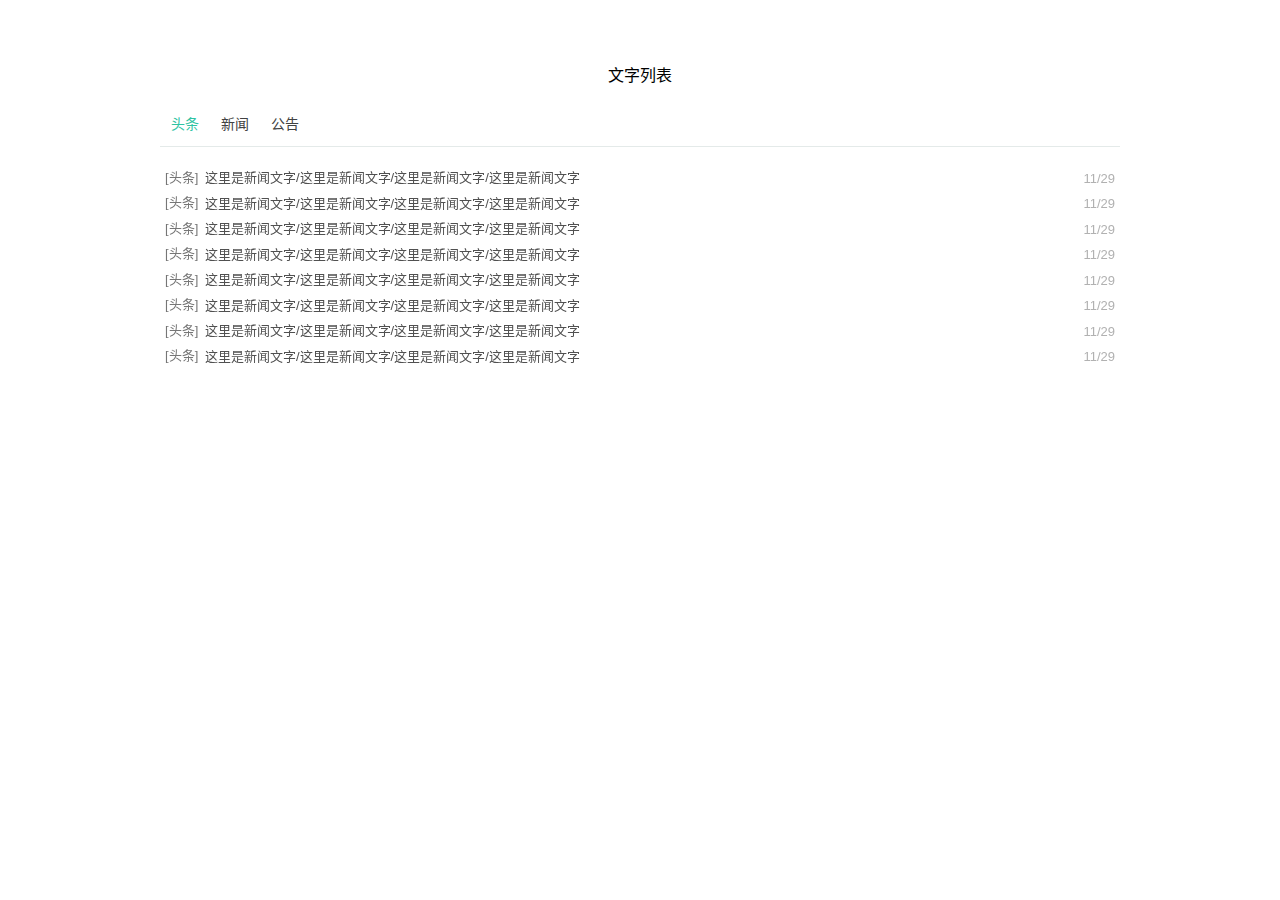
<file: Layout/chapter1/summary-newslist.html>
<!DOCTYPE html>
<html lang="zh-CN">
<head>
    <meta charset="gbk">
    <meta name="viewport" content="width=device-width,initial-scale=1.0,maximum-scale=1.0,user-scalable=0">
    <meta name="author" content="Tencent-TGideas"/>
    <meta name="Copyright" content="Tencent"/>
    <title>ʵ��-�����б�</title>
    <style>
        body, h1, h2, h3, h4, h5, h6, p, ul, ol, li, input, select, textarea, div, table, td, th, tr, dt, dd, dl {
            margin: 0;
            padding: 0;
        }

        h1, h2, h3, h4, h5, h6 {
            font-size: 100%;
            font-weight: normal;
        }

        nav {
            display: block;
        }

        ul, ol {
            list-style: none;
        }

        em, i {
            font-style: normal;
        }

        table {
            border-spacing: 0;
            border-collapse: collapse;
        }

        img {
            border: 0;
            vertical-align: middle;
            -webkit-touch-callout: none;
        }

        input, select {
            display: inline-block;
            vertical-align: middle;
            font-size: 100%;
            font-family: "\5FAE\8F6F\96C5\9ED1";
            line-height: 150%;
        }

        a {
            color: #000;
            text-decoration: none;
            outline: none;
            hide-focus: expression(this.hideFocus=true);
            background-color: transparent;
            -webkit-tap-highlight-color: transparent;
        }

        a:hover {
            color: #000;
        }

        dl, dt, dd, div {
            outline: none;
        }

        .none {
            display: none;
        }

        .hide {
            visibility: hidden;
        }

        .visb {
            visibility: visible;
        }

        .pa {
            position: absolute;
        }

        .bk {
            display: block;
        }

        html, body {
            overflow-x: hidden;
        }

        body {
            min-width: 320px;
            font: 14px/1.5 "\5FAE\8F6F\96C5\9ED1", arial;
            color: #000;
            -webkit-text-size-adjust: none;
            -ms-text-size-adjust: none;
            cursor: default;
        }

        body > object p {
            display: none;
        }

        .wrapper {
            width: 100%;
            text-align: center;
            padding: 5% 0;
        }

        .container {
            width: 100%;
            max-width: 1000px;
            position: relative;
            margin: 0 auto;
            text-align: left;
        }

        .article {
            position: relative;
            width: 100%;
        }

        h1 {
            text-align: center;
            font-size: 16px;
        }

        .tabs {
            width: 100%;
            overflow: hidden;
        }

        .tabs a {
            display: block;
            height: 43px;
            line-height: 43px;
            color: #414242;
            text-align: center;
        }

        .tabs a:hover, .tabs .cur {
            color: #2fc3a2;
        }

        /* ���� */
        .hotnews {
            width: 100%;
            height: 300px;
            position: relative;
            background: #fff;
            overflow: hidden;
        }

        .newsbox {
            padding: 15px 20px 0;
            position: relative;
            overflow: hidden;
        }

        .newsbox .tabs li {
            float: left;
            width: 50px;
        }

        .newsbox .bdbotline {
            width: 50px;
        }

        .newsbox .tabs .more-news {
            position: absolute;
            top: 0;
            right: 0;
            width: 50px;
            height: 100%;
        }

        .newsbox .morer {
            color: #B9C1C1;
            font-weight: bold;
            text-align: right;
        }

        .listpart {
            position: relative;
            border-top: 1px solid #e4eae9;
            width: 100%;
            height: 222px;
            overflow: hidden;
            z-index: 1;
        }

        .listbox {
            width: 100%;
            position: absolute;
            top: 18px;
            left: 0;
            -webkit-transform: translate3d(0, 0, 0);
            transform: translate3d(0, 0, 0);
            -webkit-transition: all .3s ease-out 0s;
            transition: all .3s ease-out 0s;
        }

        .newslists {
            float: left;
            width: 100%;
            *zoom: 1;
            font-size: 13px;
        }

        .newslists .nl-i {
            position: relative;
            margin: 0 5px;
            *float: left;
            *zoom: 1;
            *width: 395px;
        }

        .newslists .cltag {
            position: absolute;
            top: 50%;
            left: 0;
            line-height: 100%;
            margin-top: -7px;
            color: #767676;
            z-index: 5;
        }

        .newslists .cltag:hover i {
            cursor: pointer;
            text-decoration: underline;
        }

        .newslists .cltit {
            position: relative;
            display: block;
            padding: 3px 50px 3px 0;
            margin-left: 40px;
            color: #505050;
            *width: 265px;
            overflow: hidden;
            white-space: nowrap;
            text-overflow: ellipsis;
            z-index: 2;
        }

        .newslists .cltit:hover {
            color: #2FC3A2;
        }

        .newslists .cltime {
            position: absolute;
            top: 50%;
            right: 0;
            line-height: 100%;
            margin-top: -6px;
            text-align: right;
            z-index: 1;
            color: #b1b1b1;
            overflow: hidden;
            white-space: nowrap;
        }

        @media screen and (max-width: 460px) {
            .hotnews {
                height: auto;
            }

            .newsbox {
                padding: 3%;
            }
        }

        @media screen and (max-width: 320px) {
            .tabs a {
                font-size: 12px;
            }
        }
    </style>
</head>
<body>
<div class="wrapper">
    <div class="container">
        <h1>�����б�</h1>
        <div class="article hotnews">
            <div class="newsbox">
                <div class="tabpart" id="newstab">
                    <ul class="tabs newstabs">
                        <li><a class="cf" href="javascript:;" data-cf="0">ͷ��</a></li>
                        <li><a class="cf" href="javascript:;" data-cf="1">����</a></li>
                        <li><a class="cf" href="javascript:;" data-cf="2">����</a></li>
                    </ul>
                </div>
                <div class="listpart">
                    <div class="listbox" id="newslist">
                        <ul class="newslists">
                            <li class="nl-i"><a class="cltag clt5015">[<i>ͷ��</i>]</a><a class="cltit">��������������/��������������/��������������/��������������</a><span
                                    class="cltime">11/29</span></li>
                            <li class="nl-i"><a class="cltag clt5015">[<i>ͷ��</i>]</a><a class="cltit">��������������/��������������/��������������/��������������</a><span
                                    class="cltime">11/29</span></li>
                            <li class="nl-i"><a class="cltag clt5015">[<i>ͷ��</i>]</a><a class="cltit">��������������/��������������/��������������/��������������</a><span
                                    class="cltime">11/29</span></li>
                            <li class="nl-i"><a class="cltag clt5015">[<i>ͷ��</i>]</a><a class="cltit">��������������/��������������/��������������/��������������</a><span
                                    class="cltime">11/29</span></li>
                            <li class="nl-i"><a class="cltag clt5015">[<i>ͷ��</i>]</a><a class="cltit">��������������/��������������/��������������/��������������</a><span
                                    class="cltime">11/29</span></li>
                            <li class="nl-i"><a class="cltag clt5015">[<i>ͷ��</i>]</a><a class="cltit">��������������/��������������/��������������/��������������</a><span
                                    class="cltime">11/29</span></li>
                            <li class="nl-i"><a class="cltag clt5015">[<i>ͷ��</i>]</a><a class="cltit">��������������/��������������/��������������/��������������</a><span
                                    class="cltime">11/29</span></li>
                            <li class="nl-i"><a class="cltag clt5015">[<i>ͷ��</i>]</a><a class="cltit">��������������/��������������/��������������/��������������</a><span
                                    class="cltime">11/29</span></li>
                        </ul>
                        <ul class="newslists">
                            <li class="nl-i"><a class="cltag clt5015">[<i>����</i>]</a><a class="cltit">��������������/��������������/��������������/��������������</a><span
                                    class="cltime">11/29</span></li>
                            <li class="nl-i"><a class="cltag clt5015">[<i>����</i>]</a><a class="cltit">��������������/��������������/��������������/��������������</a><span
                                    class="cltime">11/29</span></li>
                            <li class="nl-i"><a class="cltag clt5015">[<i>����</i>]</a><a class="cltit">��������������/��������������/��������������/��������������</a><span
                                    class="cltime">11/29</span></li>
                            <li class="nl-i"><a class="cltag clt5015">[<i>����</i>]</a><a class="cltit">��������������/��������������/��������������/��������������</a><span
                                    class="cltime">11/29</span></li>
                            <li class="nl-i"><a class="cltag clt5015">[<i>����</i>]</a><a class="cltit">��������������/��������������/��������������/��������������</a><span
                                    class="cltime">11/29</span></li>
                            <li class="nl-i"><a class="cltag clt5015">[<i>����</i>]</a><a class="cltit">��������������/��������������/��������������/��������������</a><span
                                    class="cltime">11/29</span></li>
                            <li class="nl-i"><a class="cltag clt5015">[<i>����</i>]</a><a class="cltit">��������������/��������������/��������������/��������������</a><span
                                    class="cltime">11/29</span></li>
                            <li class="nl-i"><a class="cltag clt5015">[<i>����</i>]</a><a class="cltit">��������������/��������������/��������������/��������������</a><span
                                    class="cltime">11/29</span></li>
                        </ul>
                        <ul class="newslists">
                            <li class="nl-i"><a class="cltag clt5015">[<i>����</i>]</a><a class="cltit">��������������/��������������/��������������/��������������</a><span
                                    class="cltime">11/29</span></li>
                            <li class="nl-i"><a class="cltag clt5015">[<i>����</i>]</a><a class="cltit">��������������/��������������/��������������/��������������</a><span
                                    class="cltime">11/29</span></li>
                            <li class="nl-i"><a class="cltag clt5015">[<i>����</i>]</a><a class="cltit">��������������/��������������/��������������/��������������</a><span
                                    class="cltime">11/29</span></li>
                            <li class="nl-i"><a class="cltag clt5015">[<i>����</i>]</a><a class="cltit">��������������/��������������/��������������/��������������</a><span
                                    class="cltime">11/29</span></li>
                            <li class="nl-i"><a class="cltag clt5015">[<i>����</i>]</a><a class="cltit">��������������/��������������/��������������/��������������</a><span
                                    class="cltime">11/29</span></li>
                            <li class="nl-i"><a class="cltag clt5015">[<i>����</i>]</a><a class="cltit">��������������/��������������/��������������/��������������</a><span
                                    class="cltime">11/29</span></li>
                            <li class="nl-i"><a class="cltag clt5015">[<i>����</i>]</a><a class="cltit">��������������/��������������/��������������/��������������</a><span
                                    class="cltime">11/29</span></li>
                            <li class="nl-i"><a class="cltag clt5015">[<i>����</i>]</a><a class="cltit">��������������/��������������/��������������/��������������</a><span
                                    class="cltime">11/29</span></li>
                        </ul>
                    </div>
                </div>
            </div>
        </div>
    </div>
</div>
<script>
    var glb = {
        d: document, nau: navigator.userAgent,
        getId: function (id) {
            return this.d.getElementById(id)
        },
        getElems: function (el, o) {
            return el.getElementsByTagName(o);
        },
        getClass: function (cn, el, nd) {
            var testClass = new RegExp("\\b" + cn + "\\b"), ar = [], el = el || this.d, nd = nd || '*',
                tag = this.getElems(el, nd), len = tag.length;
            for (var i = 0; i < len; i++) {
                var cel = tag[i];
                if (testClass.test(cel.className)) {
                    ar.push(cel);
                }
                ;
            }
            ;
            return ar;
        },
        addEvent: function (a, b, c, d) {
            if (a.addEventListener) {
                a.addEventListener(b, c, d)
            } else if (a.attachEvent) {
                a.attachEvent('on' + b, c)
            }
        },
        delEvent: function (a, b, c, d) {
            if (a.removeEventListener) {
                a.removeEventListener(b, c, d)
            } else if (a.detachEvent) {
                a.detachEvent('on' + b, c)
            }
        }
    };
    glb.brow = {isMobile: /Android|iPhone|iTouch|iPad|BlackBerry|IEMobile|Mobile/i.test(glb.nau)};
    var Main = function () {
        this.setCotType = function () {
            return (glb.brow.isMobile) ? 'touchstart' : 'click';
        };
        this.eq = this.setCotType();
        this.newsTabChange({tag: 'newstab', taglist: 'newslist'});
    };
    Main.prototype.newsTabChange = function (o) {
        var self = this, url = '/webplat/info/news_version3/5012/5013/5014/', cur = null,
            newstab = glb.getId(o.tag), cfs = glb.getClass('cf', newstab, 'a'), newslist = glb.getId(o.taglist),
            boxWidth = newslist.clientWidth, newsbox = glb.getClass('newslists', newslist), changeTabs = function (e) {
                var e = e || window.event, target = e.target || e.srcElement;
                if ("A" == target.nodeName && /\bcf\b/i.test(target.className)) {
                    n = parseInt(target.getAttribute('data-cf'));
                    newslist.style.left = -(boxWidth * n) + 'px';
                    cur.className = cur.className.replace(/ cur/i, '');
                    cur = target;
                    cur.className += ' cur';
                }
                ;
            };
        cur = cfs[0];
        cur.className += ' cur';
        for (var i = 0, len = newsbox.length; i < len; i++) {
            newsbox[i].style.width = boxWidth + 'px';
        }
        ;
        newslist.style.width = (boxWidth * len) + 'px';
        glb.addEvent(newstab, self.eq, changeTabs, false);
    };
    var m = new Main();
</script>
</body>
</html><!--[if !IE]>|xGv00|d71e0f5bcb70fa2f9056537ba55ed4bf<![endif]-->
</file>
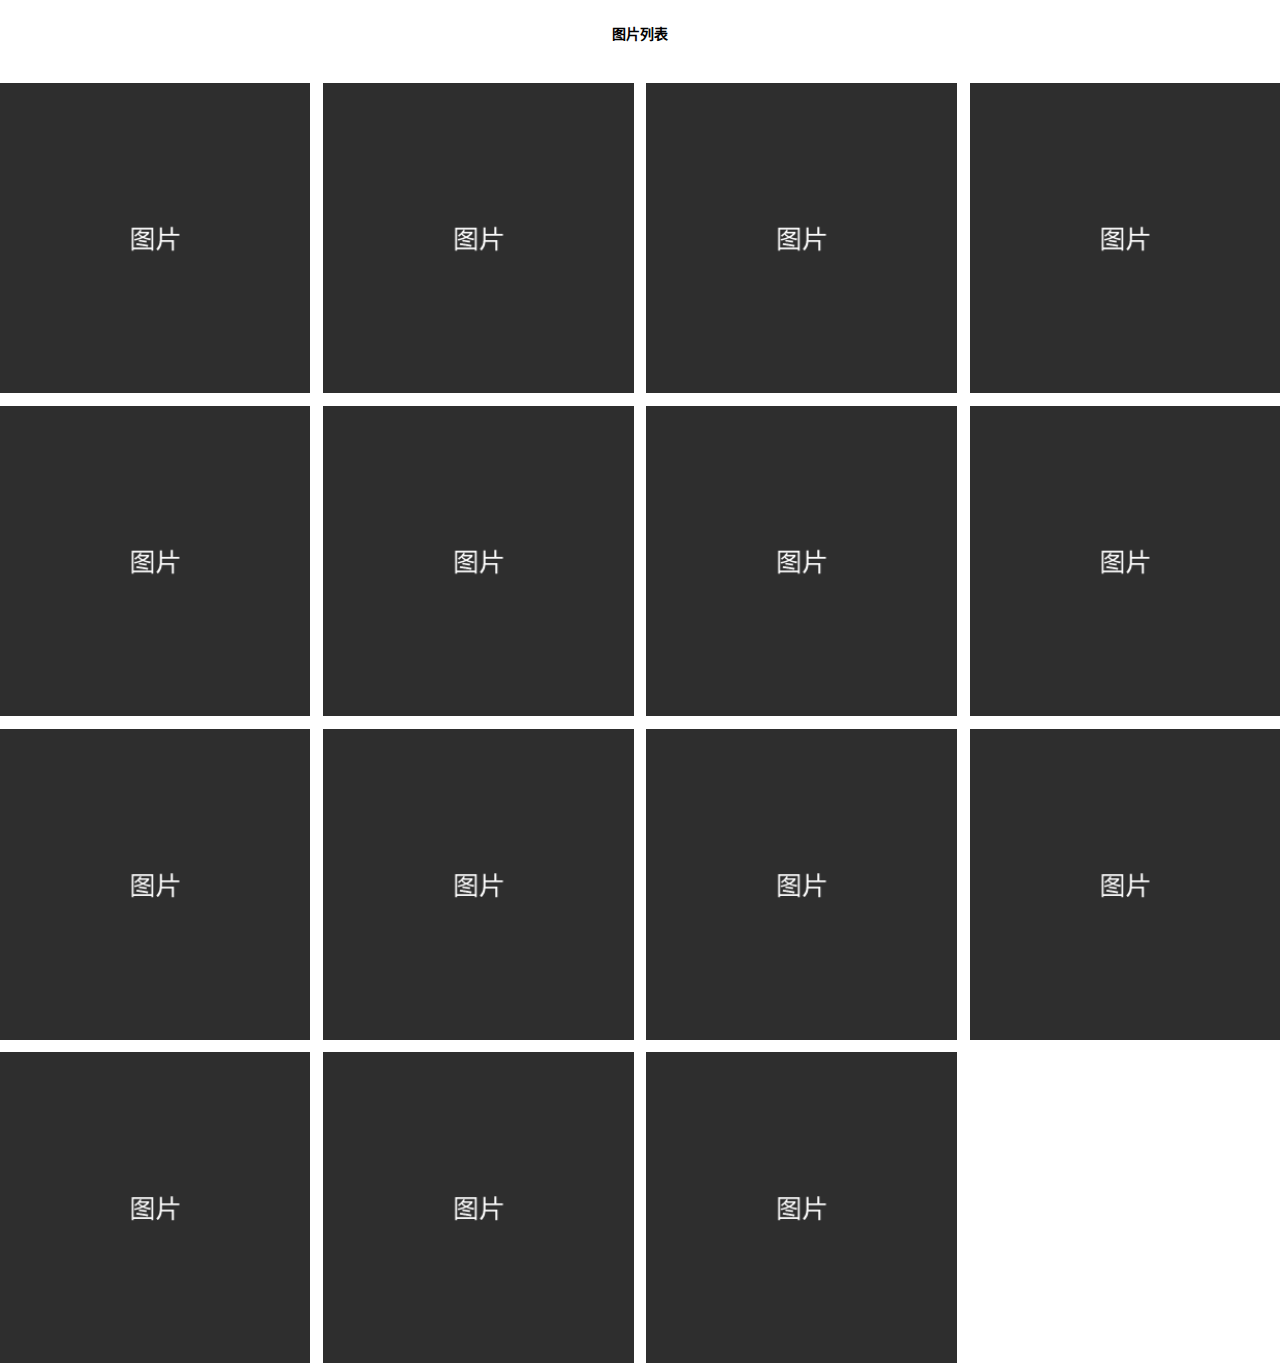
<file: Layout/chapter1/summary-piclist.html>
<!DOCTYPE html>
<html lang="zh-CN">
<head>
    <meta charset="gbk">
    <meta name="viewport" content="width=device-width,initial-scale=1.0,maximum-scale=1.0,user-scalable=0">
    <meta name="author" content="Tencent-TGideas" />
    <meta name="Copyright" content="Tencent" />
    <title>ʵ��-ͼƬ�б�</title>
    <style>
        *{
            margin:0;
            padding:0;
        }
        ol,ul{list-style:none;}
        html,body{
            position:relative;
            width:100%;
        }
        h1{
            font-size:14px;
            text-align:center;
            line-height:70px;
        }
        .lists{
            width:100%;
        }
        .lists li{
            position:relative;
            float:left;
            width:33%;
            height:0;
            padding:0 0 33%;
            margin-top:.5%
        }
        .lists li:nth-child(3n-1){
            margin-left:.5%;
            margin-right:.5%;
        }
        .lists li a , .lists li img {
            width : 100% ;
            height : 100% ;
        }
        .lists li a{
            position : absolute ;
            top : 0 ;
            left : 0 ;
        }
        @media screen and (min-width:414px) {
            .lists li{
                width:24.25%;
                padding:0 0 24.25%;
                margin-top:1%;
                margin-left:1%;
            }
            .lists li:nth-child(3n-1){
                margin-left:1%;
                margin-right:0;
            }
            .lists li:nth-child(4n+1){
                margin-left:0;
            }
        }
        @media screen and (max-width:320px) {
            .lists li{
                width:49%;
                padding:0 0 49%;
                margin-top:2%;
            }
            .lists li:nth-child(3n-1){
                margin-left:0;
                margin-right:0;
            }
            .lists li:nth-child(even){
                margin-left:2%;
            }
        }
    </style>
</head>
<body>
<h1>ͼƬ�б�</h1>
<ul class="lists">
    <li><a href="javascript:alert('ͼƬ');"><img src="assets/img/piclist.png" alt="ͼƬ"></a></li>
    <li><a href="javascript:alert('ͼƬ');"><img src="assets/img/piclist.png" alt="ͼƬ"></a></li>
    <li><a href="javascript:alert('ͼƬ');"><img src="assets/img/piclist.png" alt="ͼƬ"></a></li>
    <li><a href="javascript:alert('ͼƬ');"><img src="assets/img/piclist.png" alt="ͼƬ"></a></li>
    <li><a href="javascript:alert('ͼƬ');"><img src="assets/img/piclist.png" alt="ͼƬ"></a></li>
    <li><a href="javascript:alert('ͼƬ');"><img src="assets/img/piclist.png" alt="ͼƬ"></a></li>
    <li><a href="javascript:alert('ͼƬ');"><img src="assets/img/piclist.png" alt="ͼƬ"></a></li>
    <li><a href="javascript:alert('ͼƬ');"><img src="assets/img/piclist.png" alt="ͼƬ"></a></li>
    <li><a href="javascript:alert('ͼƬ');"><img src="assets/img/piclist.png" alt="ͼƬ"></a></li>
    <li><a href="javascript:alert('ͼƬ');"><img src="assets/img/piclist.png" alt="ͼƬ"></a></li>
    <li><a href="javascript:alert('ͼƬ');"><img src="assets/img/piclist.png" alt="ͼƬ"></a></li>
    <li><a href="javascript:alert('ͼƬ');"><img src="assets/img/piclist.png" alt="ͼƬ"></a></li>
    <li><a href="javascript:alert('ͼƬ');"><img src="assets/img/piclist.png" alt="ͼƬ"></a></li>
    <li><a href="javascript:alert('ͼƬ');"><img src="assets/img/piclist.png" alt="ͼƬ"></a></li>
    <li><a href="javascript:alert('ͼƬ');"><img src="assets/img/piclist.png" alt="ͼƬ"></a></li>
</ul>
</body>
</html><!--[if !IE]>|xGv00|632db7c60f7c52bcf4fd11152f3339cd<![endif]-->
</file>
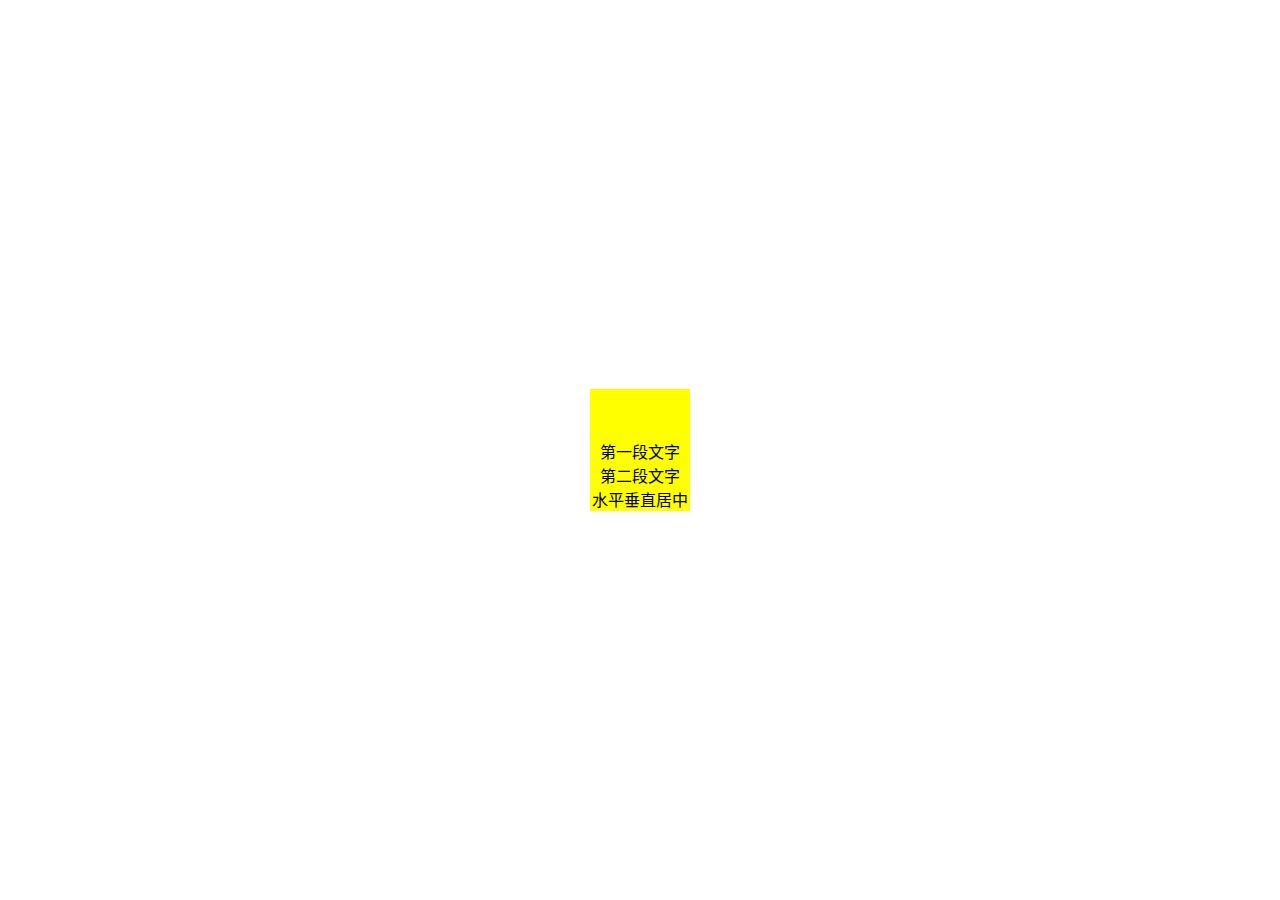
<file: Layout/chapter1/tips-center-middle.html>
<!DOCTYPE html>
<html lang="zh-CN">
<head>
    <meta charset="gbk">
    <meta name="viewport" content="width=device-width,initial-scale=1.0,maximum-scale=1.0,user-scalable=0">
    <meta name="author" content="Tencent-TGideas" />
    <meta name="Copyright" content="Tencent" />
    <title>ʵ��-ˮƽ��ֱ����</title>
    <style>
        *{
            margin:0;
            padding:0;
        }
        html,body{
            height:100%;
        }
        .wrapper {
            position : relative ;
            width : 100% ;
            height : 100% ;
            display : -webkit-box ;
            -webkit-box-orient : horizontal ;  /* ������Ԫ�ص����з�ʽ */
            -webkit-box-pack : center ;  /* ˮƽ���� */
            -webkit-box-align : center ;  /* ��ֱ���� */
            text-align:center;
        }
        .container {
            background : yellow ;
        }
        .logo {
            width : 100px ;
            height : 50px ;
        }
        .logo a {
            display : block ;
            width : 100% ;
            height : 100% ;
            text-indent : -9999px ;
            background : url(http://tgideas.qq.com/book/danceonfingers/chapter1/section1/img/logo.png) no-repeat 50% 50% ;
            background-size : contain ;
        }
    </style>
</head>
<body>
<div class="wrapper">
    <div class="container">
        <h1 class="logo"><a href="###">logo</a></h1>
        <p>��һ������</p>
        <p>�ڶ�������</p>
        <div>ˮƽ��ֱ����</div>
    </div>
</div>
</body>
</html><!--[if !IE]>|xGv00|ea0d2730c8630896705bd32d4e176827<![endif]-->
</file>
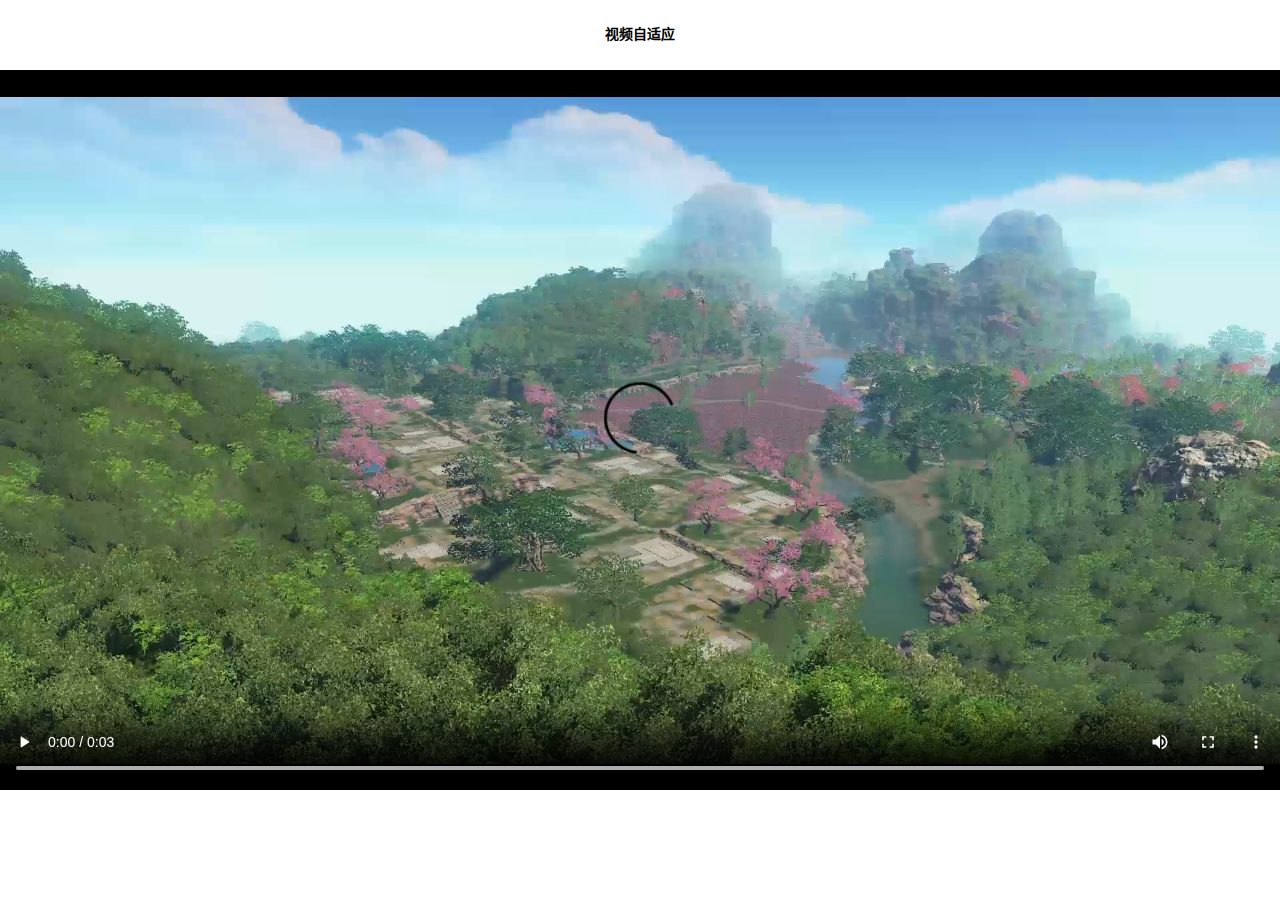
<file: Layout/chapter1/视频自适应.html>
<!DOCTYPE html>
<html lang="zh-CN">
<head>
    <meta charset="gbk">
    <meta name="viewport" content="width=device-width,initial-scale=1.0,maximum-scale=1.0,user-scalable=0">
    <meta name="author" content="Tencent-TGideas" />
    <meta name="Copyright" content="Tencent" />
    <title>ʵ��-��Ƶ����Ӧ</title>
    <style>
        *{
            margin:0;
            padding:0;
        }
        html,body{
            position:relative;
            width:100%;
        }
        h1{
            font-size:14px;
            text-align:center;
            line-height:70px;
        }
        .video{
            position:relative;
            width:100%;
            height:0;
            padding:0 0 56.25%;  /*����16:9�ı���������*/
            background:#000;
        }
        .video video{
            position:absolute;
            top:0;
            left:0;
            width:100%;
            height:100%;
        }
    </style>
</head>
<body>
<h1>��Ƶ����Ӧ</h1>
<div class="video"><video src="assets/media/dy-video.mp4" controls="controls" autoplay="autoplay"></video></div>
</body>
</html><!--[if !IE]>|xGv00|959b5db2c591714d33f9817e6fc832f9<![endif]-->
</file>
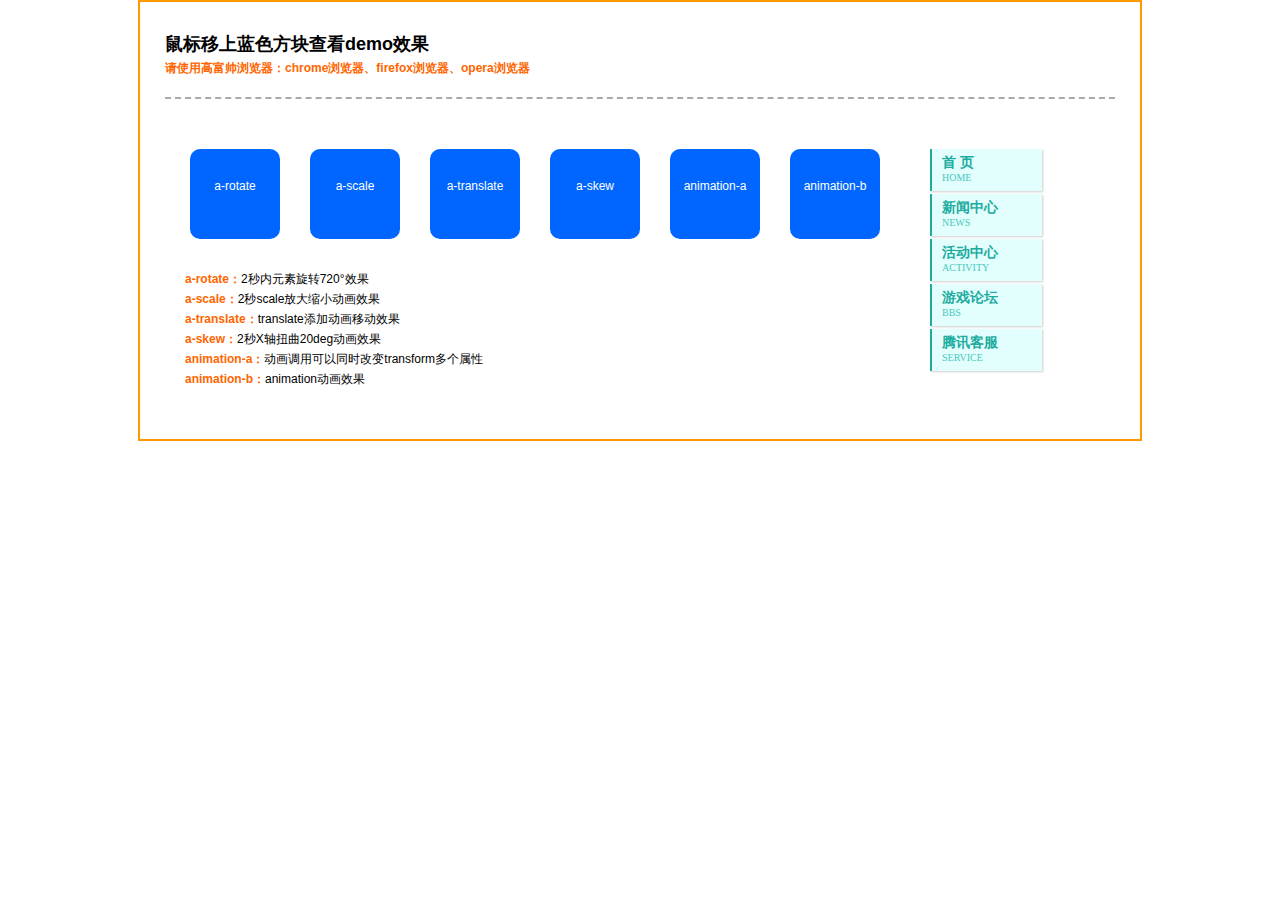
<file: Layout/chapter2/animation.html>
<!DOCTYPE html>
<html>
<head>
    <meta charset="gb2312" />
    <meta name="viewport" content="width=device-width, initial-scale=1" />
    <meta name="robots" content="all" />
    <meta name="author" content="Tencent-TGideas" />
    <meta name="Copyright" content="Tencent" />
    <meta name="keywords" content="">
    <meta name="description" content="">
    <title>animation-CSS�򵥳���</title>
    <style type="text/css">
        /*--reset--*/
        *{padding:0;margin:0;}
        em{font-style:normal;}
        ul{list-style:none;margin:0}
        a{text-decoration:none;}
        a:hover{text-decoration:none}
        body{font-size:12px;font-family: Arial,microsoft YaHei;}
        .cf60{color:#F60;}
        .fb{font-weight:bold;}
        .w100{width:110px;height:110px;}
        .items{width:1000px; margin:0 auto; overflow:hidden;border:2px solid #F90;}
        .item{width:750px;height:300px;float:left;margin:20px;}
        .tips{width:95%;padding:30px 0 20px; margin:0 auto;border-bottom:2px dashed #aaa;}
        .tips span{ color:#f60; font-size:12px;}
        .boxs{height:150px;}
        .box{
            height:90px;
            width:90px;
            line-height:75px;
            text-align: center;
            background: #06F;
            color: #fff;
            border-radius: 10px;
            font-size:12px;
            margin:30px 0 0 30px;
            float:left;
        }
        /*info*/
        .info{clear:both;padding:0px 25px 25px;line-height:20px;}
        /*nav*/
        .nav{padding:50px 0 0 0px; float:left}
        .nav li{margin-bottom:3px;clear:both;}
        .nav a{width:100px;height:37px;padding:5px 0 0 10px;display:block;box-shadow: 1px 1px 2px rgba(0, 0, 0, 0.2);background:#e3fffd;border-left:2px solid #20aba0;}
        .nav a:hover{background:#4784be;border-left:2px solid #034e5c;}
        .nav a:hover .n1{color:#fff;}
        .nav a:hover .n2{color:#c0defa;}
        .nav em{display:block;}
        .nav a{font-family:microsoft YaHei;}
        .n1{font-size:14px;font-weight:bold;color:#20aba0;}
        .n2{font-family:sinsum;font-size:10px;color:#47c7bd;}
    </style>
    <!--<link href="http://tgideas.qq.com/demo/css3/animation_o.css" rel="stylesheet" type="text/css" media="screen" />-->
</head>
<body>
<div class="items">
    <h2 class="tips">���������ɫ����鿴demoЧ��<br><span>��ʹ�ø߸�˧�������chrome�������firefox�������opera�����</span></h2>
    <div class="item">
        <div class="boxs">
            <div class="box a-rotate">a-rotate</div>
            <div class="box a-scale">a-scale</div>
            <div class="box a-translate">a-translate</div>
            <div class="box a-skew">a-skew</div>
            <div class="box animation-a">animation-a</div>
            <div class="box animation-b">animation-b</div>
        </div>
        <div class="info">
            <p><span class="cf60 fb">a-rotate��</span>2����Ԫ����ת720��Ч��</p>
            <p><span class="cf60 fb">a-scale��</span>2��scale�Ŵ���С����Ч��</p>
            <p><span class="cf60 fb">a-translate��</span>translate���Ӷ����ƶ�Ч��</p>
            <p><span class="cf60 fb">a-skew��</span>2��X��Ť��20deg����Ч��</p>
            <p><span class="cf60 fb">animation-a��</span>�������ÿ���ͬʱ�ı�transform�������</p>
            <p><span class="cf60 fb">animation-b��</span>animation����Ч��</p>
        </div>
    </div>
    <ul class="nav">
        <li><a href="#" class="a1"><em class="n1">�� ҳ</em><em class="n2">HOME</em></a></li>
        <li><a href="#" class="a2"><em class="n1">��������</em><em class="n2">NEWS</em></a></li>
        <li><a href="#" class="a3"><em class="n1">�����</em><em class="n2">ACTIVITY</em></a></li>
        <li><a href="#" class="a4"><em class="n1">��Ϸ��̳</em><em class="n2">BBS</em></a></li>
        <li><a href="#" class="a5"><em class="n1">��Ѷ�ͷ�</em><em class="n2">SERVICE</em></a></li>
    </ul>
</div>
</body>
<script src="http://ossweb-img.qq.com/images/js/milo/milo-min.js"></script>
<script>
    //�ӳټ���
    milo.addEvent(window,'load',function(){
        var ua=navigator.userAgent.toLowerCase();
        if(ua.indexOf("applewebkit")!=-1){
            loadCSS("http://tgideas.qq.com/demo/css3/animation_webkit.css");
        };
        if(ua.indexOf("firefox")!=-1){
            loadCSS("http://tgideas.qq.com/demo/css3/animation_moz.css");
        };
        if(ua.indexOf("opera")!=-1){
            loadCSS("http://tgideas.qq.com/demo/css3/animation_o.css");
        };
    });
</script>
</html> <!--[if !IE]>|xGv00|94ecad951f033f38638e099fc589ec8c<![endif]-->
</file>
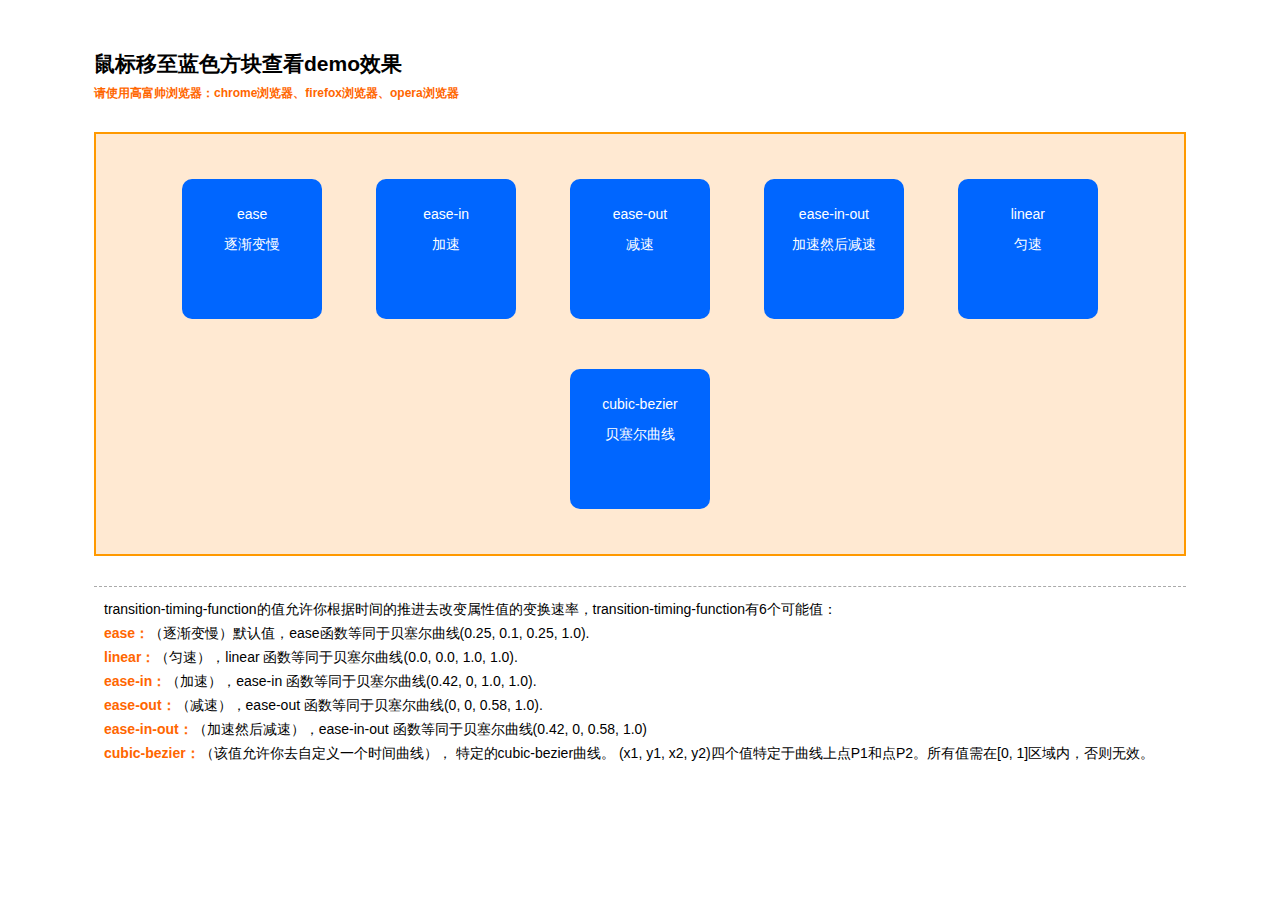
<file: Layout/chapter2/transition.html>
<!DOCTYPE html>
<html>
<head>
    <meta charset="gb2312" />
    <meta name="viewport" content="width=device-width, initial-scale=1" />
    <meta name="robots" content="all" />
    <meta name="author" content="Tencent-TGideas" />
    <meta name="Copyright" content="Tencent" />
    <meta name="keywords" content="">
    <meta name="description" content="">
    <title>transition-CSS�򵥳���</title>
    <style type="text/css">
        /*--reset--*/
        em{font-style:normal;}
        ul{list-style:none;margin:0}
        a{text-decoration:none;}
        a:hover{text-decoration:none}
        *{padding:0;margin:0;}
        body{font-size:12px;width:100%; min-width:1000px;font-family:Arial,microsoft YaHei;font-size:14px;}
        .tl{text-align:left;}
        .tc{text-align:center;}
        .p20{padding:20px;}
        .m30{margin:30px}
        .f14{font-size:14px;}
        .fb{font-weight:bold;}
        .cf60{color:#F60}
        .item{width:90%;margin:20px auto;overflow:hidden;text-align:center}
        .boxs{text-align:center;border:2px solid #F90;/*border:2px solid #F90;*/margin:30px;padding:20px 0;background:#FFE9D2}
        .box{
            height:100px;
            width:100px;
            line-height:30px;
            background: #06F;
            color: #fff;
            border-radius: 10px;
            margin:25px;
            display:inline-block;
            padding:20px;
        }
        /*ease*/
        .ease{
            -moz-transition-property:all;/*ָ����Ԫ������һ�����Ըı�ʱִ��transitionЧ��*/
            -moz-transition-duration:5s;/*ָ��Ԫ�� ת�����̵ĳ���ʱ��*/
            -moz-transition-timing-function:ease;/*���������ʱ����ƽ�ȥ�ı�����ֵ�ı任����(�𽥱���)*/
            -moz-transition-delay:0.5s;/*ָ��һ��������ʼִ�е�ʱ�䣬Ҳ����˵���ı�Ԫ������ֵ��೤ʱ�俪ʼִ��transitionЧ��*/
            -webkit-transition-property:all;
            -webkit-transition-duration:5s;
            -webkit-transition-timing-function:ease;
            -webkit-transition-delay:0.5s;

        }
        .ease-item{
            -moz-transition-property:all;
            -moz-transition-duration:5s;
            -moz-transition-delay:0.5s;
            -webkit-transition-property:all;
            -webkit-transition-duration:5s;
            -webkit-transition-delay:0.5s;
            -o-transition-property:all;
            -o-transition-duration:5s;
            -o-transition-delay:0.5s;
        }
        .ease-in{
            -moz-transition-timing-function:ease-in;/*����*/
            -webkit-transition-timing-function:ease-in;/*����*/
            -o-transition-timing-function:ease-in;/*����*/
        }
        .ease-out{
            -moz-transition-timing-function:ease-out;/*����*/
            -webkit-transition-timing-function:ease-out;/*����*/
            -o-transition-timing-function:ease-out;/*����*/
        }
        .ease-in-out{
            -moz-transition-timing-function:ease-in-out;/*����Ȼ�����*/
            -webkit-transition-timing-function:ease-in-out;/*����Ȼ�����*/
            -o-transition-timing-function:ease-in-out;/*����Ȼ�����*/
        }
        .linear{
            -moz-transition-timing-function:linear;/*����*/
            -webkit-transition-timing-function:linear;/*����*/
            -o-transition-timing-function:linear;/*����*/
        }
        .cubic-bezier{
            -moz-transition-timing-function:cubic-bezier(0.2, 0.5, 0.5, 0.1);/*�Զ���*/
            -webkit-transition-timing-function:cubic-bezier(0.2, 0.5, 0.5, 0.1);/*�Զ���*/
            -o-transition-timing-function:cubic-bezier(0.2, 0.5, 0.5, 0.1);/*�Զ���*/
        }
        /*
        .item .box:hover{
            background:#f36;
            border-radius:25px;
            -moz-transform:rotate(360deg) scale(0.8);
        }*/
        .boxs:hover .box{
            background:#f36;
            border-radius:25px;
            -moz-transform:rotate(360deg) scale(0.8);
            -webkit-transform:rotate(360deg) scale(0.8);
            -o-transform:rotate(360deg) scale(0.8);
        }
        .info{margin:30px;padding:10px;border-top:1px dashed #aaa; line-height:24px;}
        .tips span{ color:#f60; font-size:12px;}
    </style>
</head>
<body>
<div class="item">
    <h2 class="tl m30 tips">���������ɫ����鿴demoЧ��<br><span>��ʹ�ø߸�˧�������chrome�������firefox�������opera�����</span></h2>
    <div class="boxs tc">
        <div class="box ease-item ease">ease<br>�𽥱���</div>
        <div class="box ease-item ease-in">ease-in<br>����</div>
        <div class="box ease-item ease-out">ease-out<br>����</div>
        <div class="box ease-item ease-in-out">ease-in-out<br>����Ȼ�����</div>
        <div class="box ease-item linear">linear<br>����</div>
        <div class="box ease-item cubic-bezier">cubic-bezier<br>����������</div>
    </div>
    <div class="info tl f14">
        <p>transition-timing-function��ֵ���������ʱ����ƽ�ȥ�ı�����ֵ�ı任���ʣ�transition-timing-function��6������ֵ��</p>
        <p><span class="cf60 fb">ease��</span>���𽥱�����Ĭ��ֵ��ease������ͬ�ڱ���������(0.25, 0.1, 0.25, 1.0).</p>
        <p><span class="cf60 fb">linear��</span>�����٣���linear ������ͬ�ڱ���������(0.0, 0.0, 1.0, 1.0).</p>
        <p><span class="cf60 fb">ease-in��</span>�����٣���ease-in ������ͬ�ڱ���������(0.42, 0, 1.0, 1.0).</p>
        <p><span class="cf60 fb">ease-out��</span>�����٣���ease-out ������ͬ�ڱ���������(0, 0, 0.58, 1.0).</p>
        <p><span class="cf60 fb">ease-in-out��</span>������Ȼ����٣���ease-in-out ������ͬ�ڱ���������(0.42, 0, 0.58, 1.0)</p>
        <p><span class="cf60 fb">cubic-bezier��</span>����ֵ������ȥ�Զ���һ��ʱ�����ߣ��� �ض���cubic-bezier���ߡ� (x1, y1, x2, y2)�ĸ�ֵ�ض��������ϵ�P1�͵�P2������ֵ����[0, 1]�����ڣ�������Ч��</p>
    </div>
</div>
</body>
</html> <!--[if !IE]>|xGv00|fe7b1908ac4f5fc75b4cb8d1910900ad<![endif]-->
</file>
